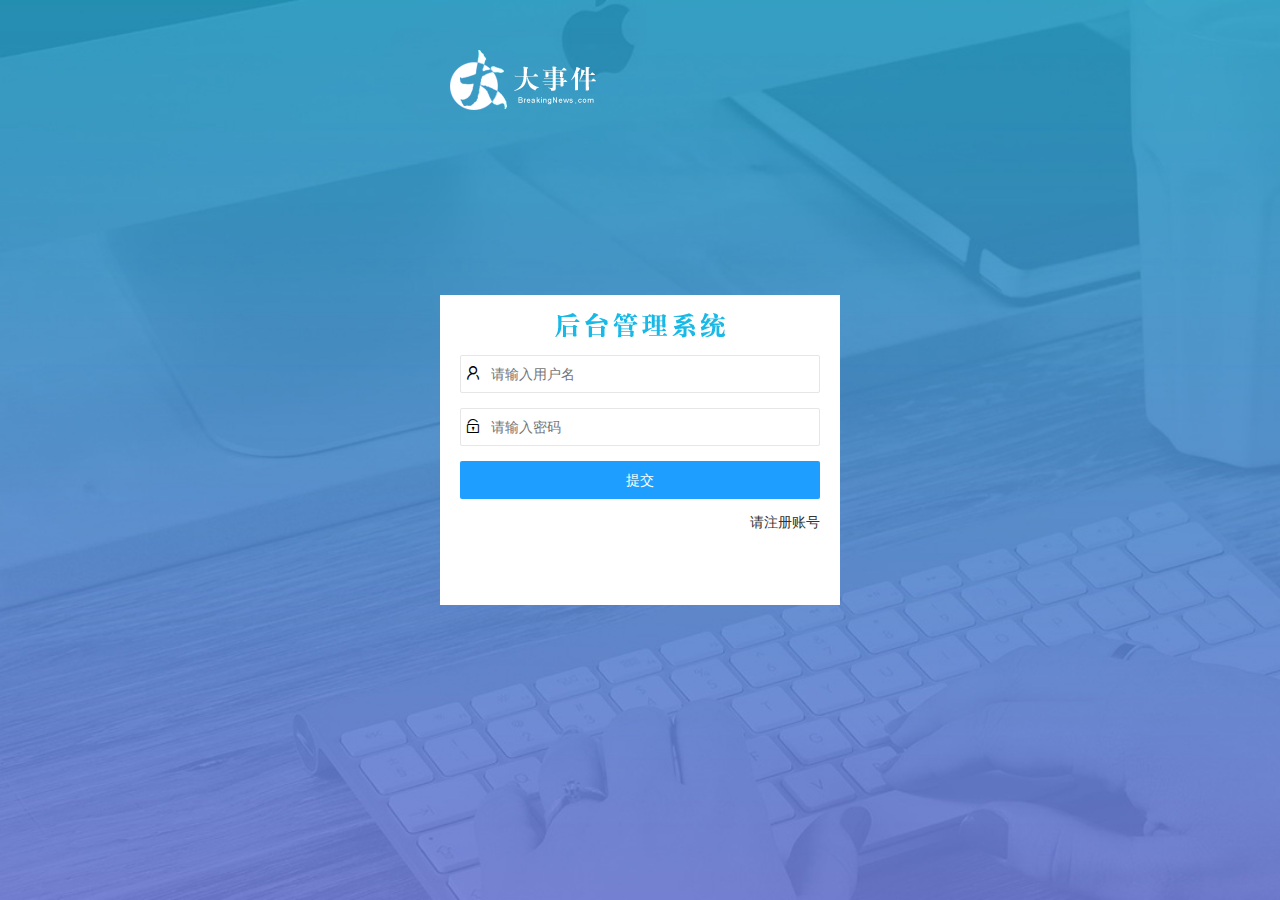
<file: index.html>
<!DOCTYPE html>
<html lang="en">

<head>
    <meta charset="UTF-8">
    <meta name="viewport" content="width=device-width, initial-scale=1.0">
    <title>Document</title>
    <link rel="stylesheet" href="assets/lib/layui/css/layui.css">
    <link rel="stylesheet" href="assets/lib/nprogress/nprogress.css">
    <link rel="stylesheet" href="assets/css/index.css">
    <link rel="stylesheet" href="assets/fonts/iconfont.css">
    <script>
        var mytoken = sessionStorage.getItem('mytoken');
        if (!mytoken) { //如果token不合法,则返回登录页面.
            location.href = './login.html'
        }
    </script>
</head>

<body class="layui-layout-body">
    <div class="layui-layout layui-layout-admin">
        <div class="layui-header">
            <div class="layui-logo">
                <img src="./assets/images/logo.png">
            </div>
            <!-- 头部区域（可配合layui已有的水平导航） -->
            <ul class="layui-nav layui-layout-right">
                <li class="layui-nav-item">
                    <a href="javascript:;" id="header-info">
                        <img src="http://t.cn/RCzsdCq" class="layui-nav-img">
                        <span>贤心</span>
                    </a>
                    <dl class="layui-nav-child">
                        <dd><a href="">基本资料</a></dd>
                        <dd><a href="">更换头像</a></dd>
                        <dd><a href="">重置密码</a></dd>
                    </dl>
                </li>
                <li class="layui-nav-item"><a href="javascript:;" id="logout-btn"><i class="layui-icon layui-icon-logout"></i>退出</a></li>
            </ul>
        </div>

        <div class="layui-side layui-bg-black">
            <div class="layui-side-scroll">
                <!-- 左侧导航区域（可配合layui已有的垂直导航） -->
                <div class="user-info" id="nav-info">
                    <div class="avatar">
                        U
                    </div>
                    <div class="welcome">欢迎lisi</div>
                </div>
                <ul class="layui-nav layui-nav-tree" lay-filter="test" lay-shrink='all'>
                    <li class="layui-nav-item layui-this"><a href="./home/dashboard.html" target="rightArea">
                            <i class="layui-icon layui-icon-home"></i>首页</a></li>
                    <li class="layui-nav-item layui-nav-itemed">
                        <a class="" href="javascript:;"><i class="layui-icon layui-icon-app"></i>文章管理</a>
                        <dl class="layui-nav-child">
                            <dd><a target="rightArea" href="./article/article-fenlei.html"><i class="layui-icon layui-icon-app"></i>文章分类</a></dd>
                            <dd><a target="rightArea" href="./article/article-list.html"><i class="layui-icon layui-icon-app"></i>文章列表</a></dd>
                            <dd><a href="javascript:;"><i class="layui-icon layui-icon-app"></i>发表文章</a></dd>
                        </dl>
                    </li>
                    <li class="layui-nav-item">
                        <a href="javascript:;"><i class="iconfont icon-16"></i>个人中心</a>
                        <dl class="layui-nav-child">
                            <dd><a href="my-info/info-basic.html" target="rightArea"><i class="layui-icon layui-icon-app"></i>基本资料</a></dd>
                            <dd><a href="my-info/info-avatar.html" target="rightArea"><i class="layui-icon layui-icon-app"></i>更换头像</a></dd>
                            <dd><a href="./my-info/info-repwd.html" target="rightArea"><i class="layui-icon layui-icon-app"></i>重置密码</a></dd>
                        </dl>
                    </li>

                </ul>
            </div>
        </div>

        <div class="layui-body">
            <!-- 内容主体区域 -->
            <iframe src="./home/dashboard.html" frameborder="0" scrolling='yes' name="rightArea"></iframe>
        </div>

        <div class="layui-footer">
            <!-- 底部固定区域 -->
            © www.baidu.com - 百度
        </div>
    </div>

</body>
<script src="assets/lib/layui/layui.all.js"></script>
<script src="assets/lib/jquery.js"></script>
<script src="assets/lib/nprogress/nprogress.js"></script>
<script src="assets/js/common.js"></script>
<script src="assets/js/index.js"></script>

</html>
</file>
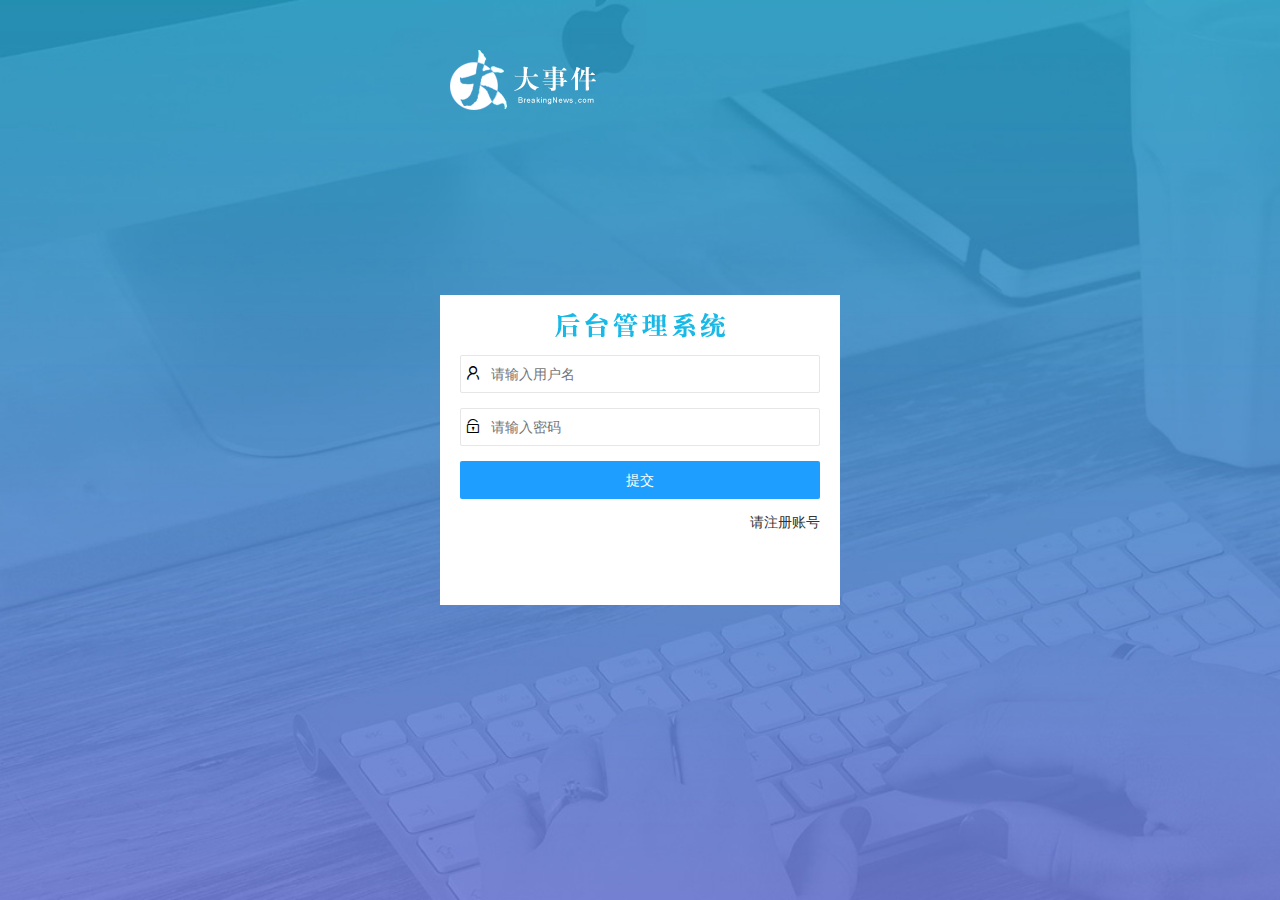
<file: login.html>
<!DOCTYPE html>
<html lang="en">

<head>
    <meta charset="UTF-8">
    <meta name="viewport" content="width=device-width, initial-scale=1.0">
    <title>Document</title>
    <link rel="stylesheet" href='assets/css/login.css'>
    <link rel="stylesheet" href="assets/lib/layui/css/layui.css">
</head>

<body>
    <img src="assets/images/logo.png" alt="">
    <div class="container">
        <div class="title"></div>
        <form id="login-form" class="layui-form" >
            <div class="layui-form-item">
                <i class="layui-icon layui-icon-username"></i>
                <input type="text" name="username"  lay-verify="required|uname" placeholder="请输入用户名" autocomplete="off" class="layui-input"/>
            </div>

            <div class="layui-form-item">
                <i class="layui-icon layui-icon-password"></i>
                <input type="password" name="password" lay-verify="required|pwd" placeholder="请输入密码" autocomplete="off" class="layui-input"/>
            </div>

            <button  class="layui-btn layui-btn-normal layui-btn-fluid" lay-submit>提交</button>

            <div class="link">
                <a href="javascript:;" id="logbut">请注册账号</a>
            </div>
        </form>


        <form id="reg-form" class="layui-form">
            <div class="layui-form-item">
                <i class="layui-icon layui-icon-username"></i>
                <input type="text" name="username"  lay-verify="required|uname" placeholder="请输入用户名"
                    autocomplete="off" class="layui-input" />
            </div>

            <div class="layui-form-item">
                <i class="layui-icon layui-icon-password"></i>
                <input type="password" name="password"  lay-verify="required|pwd" placeholder="请输入密码"
                    autocomplete="off" class="layui-input" />
            </div>

            <div class="layui-form-item">
                <i class="layui-icon layui-icon-password"></i>
                <input type="password"  lay-verify="required|pwd" placeholder="请确认密码"
                    autocomplete="off" class="layui-input" />
            </div>

            <button class="layui-btn layui-btn-normal layui-btn-fluid" lay-submit>提交</button>

            <div class="link">
                <a href="javascript:;" id="regbut">去登录</a>
            </div>
        </form>

    </div>
</body>
<script src="assets/lib/layui/layui.all.js"></script>
<script src="assets/lib/jquery.js"></script>
<script src="assets/js/common.js"></script>
<script src="assets/js/login.js"></script>

</html>
</file>
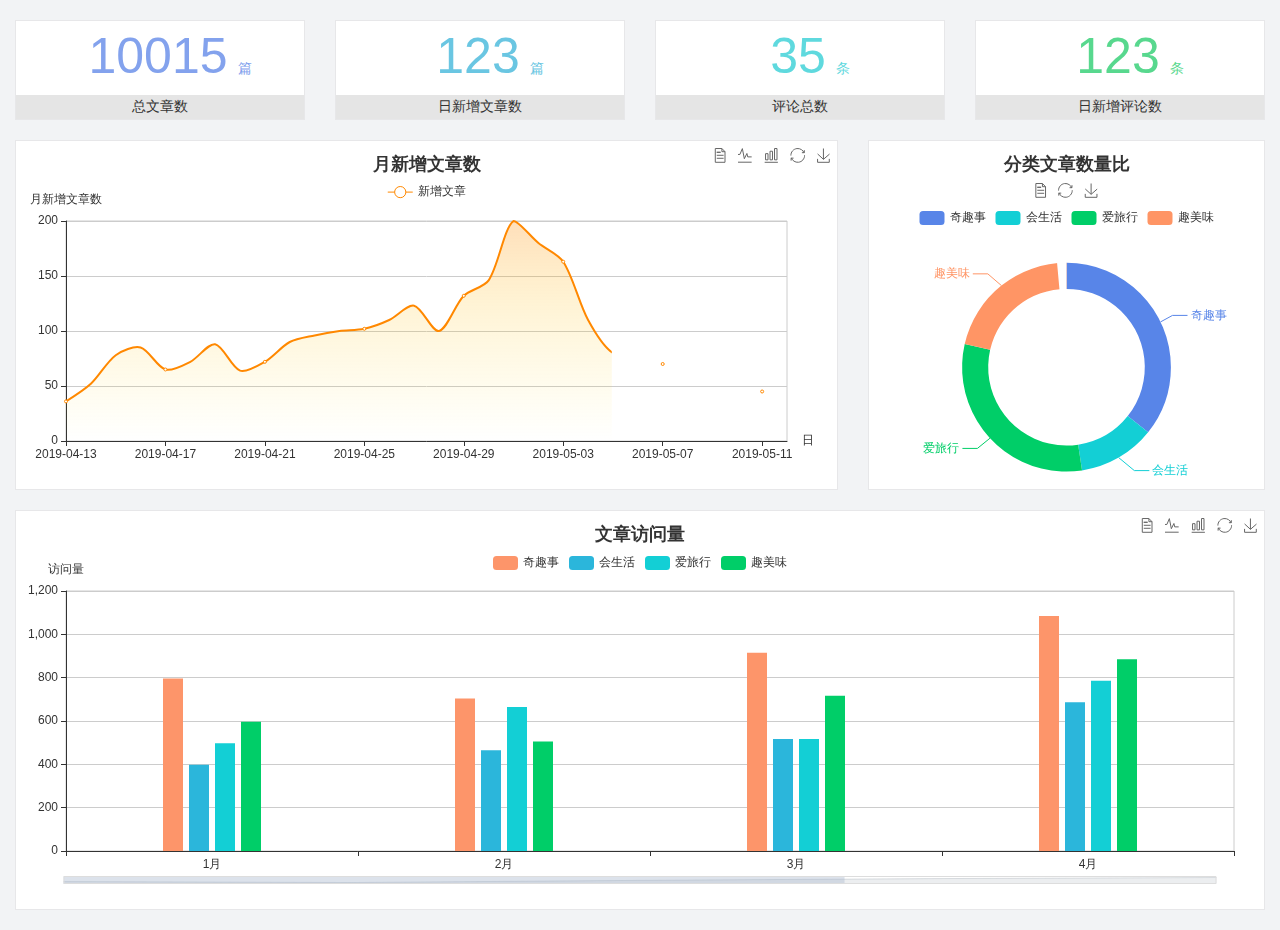
<file: home/dashboard.html>
<!DOCTYPE html>
<html lang="en">

<head>
  <meta charset="UTF-8">
  <meta name="viewport" content="width=device-width, initial-scale=1.0">
  <meta http-equiv="X-UA-Compatible" content="ie=edge">
  <title>图表统计</title>
  <link rel="stylesheet" href="../assets/lib/bootstrap.css" />
  <link rel="stylesheet" href="../assets/lib/main.css" />
  <script src="../assets/lib/jquery.js"></script>
  <script type="text/javascript" src="../assets/lib/echarts.min.js"></script>
</head>

<body>
  <div class="container-fluid">
    <div class="row spannel_list">
      <div class="col-sm-3 col-xs-6">
        <div class="spannel">
          <em>10015</em><span>篇</span>
          <b>总文章数</b>
        </div>
      </div>
      <div class="col-sm-3 col-xs-6">
        <div class="spannel scolor01">
          <em>123</em><span>篇</span>
          <b>日新增文章数</b>
        </div>
      </div>
      <div class="col-sm-3 col-xs-6">
        <div class="spannel scolor02">
          <em>35</em><span>条</span>
          <b>评论总数</b>
        </div>
      </div>
      <div class="col-sm-3 col-xs-6">
        <div class="spannel scolor03">
          <em>123</em><span>条</span>
          <b>日新增评论数</b>
        </div>
      </div>
    </div>
  </div>

  <div class="container-fluid">
    <div class="row curve-pie">
      <div class="col-lg-8 col-md-8">
        <div class="gragh_pannel" id="curve_show"></div>
      </div>
      <div class="col-lg-4 col-md-4">
        <div class="gragh_pannel" id="pie_show"></div>
      </div>
    </div>
  </div>

  <div class="container-fluid">
    <div class="column_pannel" id="column_show"></div>
  </div>

  <script>
    var oChart = echarts.init(document.getElementById('curve_show'));
    var aList_all = [
      { 'count': 36, 'date': '2019-04-13' },
      { 'count': 52, 'date': '2019-04-14' },
      { 'count': 78, 'date': '2019-04-15' },
      { 'count': 85, 'date': '2019-04-16' },
      { 'count': 65, 'date': '2019-04-17' },
      { 'count': 72, 'date': '2019-04-18' },
      { 'count': 88, 'date': '2019-04-19' },
      { 'count': 64, 'date': '2019-04-20' },
      { 'count': 72, 'date': '2019-04-21' },
      { 'count': 90, 'date': '2019-04-22' },
      { 'count': 96, 'date': '2019-04-23' },
      { 'count': 100, 'date': '2019-04-24' },
      { 'count': 102, 'date': '2019-04-25' },
      { 'count': 110, 'date': '2019-04-26' },
      { 'count': 123, 'date': '2019-04-27' },
      { 'count': 100, 'date': '2019-04-28' },
      { 'count': 132, 'date': '2019-04-29' },
      { 'count': 146, 'date': '2019-04-30' },
      { 'count': 200, 'date': '2019-05-01' },
      { 'count': 180, 'date': '2019-05-02' },
      { 'count': 163, 'date': '2019-05-03' },
      { 'count': 110, 'date': '2019-05-04' },
      { 'count': 80, 'date': '2019-05-05' },
      { 'count': 82, 'date': '2019-05-06' },
      { 'count': 70, 'date': '2019-05-07' },
      { 'count': 65, 'date': '2019-05-08' },
      { 'count': 54, 'date': '2019-05-09' },
      { 'count': 40, 'date': '2019-05-10' },
      { 'count': 45, 'date': '2019-05-11' },
      { 'count': 38, 'date': '2019-05-12' },
    ];

    let aCount = [];
    let aDate = [];

    for (var i = 0; i < aList_all.length; i++) {
      aCount.push(aList_all[i].count);
      aDate.push(aList_all[i].date);
    }

    var chartopt = {
      title: {
        text: '月新增文章数',
        left: 'center',
        top: '10'
      },
      tooltip: {
        trigger: 'axis'
      },
      legend: {
        data: ['新增文章'],
        top: '40'
      },
      toolbox: {
        show: true,
        feature: {
          mark: { show: true },
          dataView: { show: true, readOnly: false },
          magicType: { show: true, type: ['line', 'bar'] },
          restore: { show: true },
          saveAsImage: { show: true }
        }
      },
      calculable: true,
      xAxis: [
        {
          name: '日',
          type: 'category',
          boundaryGap: false,
          data: aDate
        }
      ],
      yAxis: [
        {
          name: '月新增文章数',
          type: 'value'
        }
      ],
      series: [
        {
          name: '新增文章',
          type: 'line',
          smooth: true,
          itemStyle: { 
            normal: { 
              areaStyle: { type: 'default' }, 
              color: '#f80' 
            }, 
            lineStyle: { color: '#f80' } 
          },
          data: aCount
        }],
      areaStyle: {
        normal: {
          color: new echarts.graphic.LinearGradient(0, 0, 0, 1, [{
            offset: 0,
            color: 'rgba(255,136,0,0.39)'
          }, {
            offset: .34,
            color: 'rgba(255,180,0,0.25)'
          }, {
            offset: 1,
            color: 'rgba(255,222,0,0.00)'
          }])

        }
      },
      grid: {
        show: true,
        x: 50,
        x2: 50,
        y: 80,
        height: 220
      }
    };

    oChart.setOption(chartopt);


    var oPie = echarts.init(document.getElementById('pie_show'));
    var oPieopt =
    {
      title: {
        top: 10,
        text: '分类文章数量比',
        x: 'center'
      },
      tooltip: {
        trigger: 'item',
        formatter: "{a} <br/>{b} : {c} ({d}%)"
      },
      color: ['#5885e8', '#13cfd5', '#00ce68', '#ff9565'],
      legend: {
        x: 'center',
        top: 65,
        data: ['奇趣事', '会生活', '爱旅行', '趣美味']
      },
      toolbox: {
        show: true,
        x: 'center',
        top: 35,
        feature: {
          mark: { show: true },
          dataView: { show: true, readOnly: false },
          magicType: {
            show: true,
            type: ['pie', 'funnel'],
            option: {
              funnel: {
                x: '25%',
                width: '50%',
                funnelAlign: 'left',
                max: 1548
              }
            }
          },
          restore: { show: true },
          saveAsImage: { show: true }
        }
      },
      calculable: true,
      series: [
        {
          name: '访问来源',
          type: 'pie',
          radius: ['45%', '60%'],
          center: ['50%', '65%'],
          data: [
            { value: 300, name: '奇趣事' },
            { value: 100, name: '会生活' },
            { value: 260, name: '爱旅行' },
            { value: 180, name: '趣美味' }
          ]
        }
      ]
    };
    oPie.setOption(oPieopt);



    var oColumn = this.echarts.init(document.getElementById('column_show'));
    var oColumnopt =
    {
      title: {
        text: '文章访问量',
        left: 'center',
        top: '10'
      },
      tooltip: {
        trigger: 'axis'
      },
      legend: {
        data: ['奇趣事', '会生活', '爱旅行', '趣美味'],
        top: '40'
      },
      toolbox: {
        show: true,
        feature: {
          mark: { show: true },
          dataView: { show: true, readOnly: false },
          magicType: { show: true, type: ['line', 'bar'] },
          restore: { show: true },
          saveAsImage: { show: true }
        }
      },
      calculable: true,
      xAxis: [
        {
          type: 'category',
          data: ['1月', '2月', '3月', '4月', '5月']
        }
      ],
      yAxis: [
        {
          name: '访问量',
          type: 'value'
        }
      ],
      series: [
        {
          name: '奇趣事',
          type: 'bar',
          barWidth: 20,
          itemStyle: {
            normal: { areaStyle: { type: 'default' }, color: '#fd956a' }
          },
          data: [800, 708, 920, 1090, 1200]
        },
        {
          name: '会生活',
          type: 'bar',
          barWidth: 20,
          itemStyle: {
            normal: { areaStyle: { type: 'default' }, color: '#2bb6db' }
          },
          data: [400, 468, 520, 690, 800]
        },
        {
          name: '爱旅行',
          type: 'bar',
          barWidth: 20,
          itemStyle: {
            normal: { areaStyle: { type: 'default' }, color: '#13cfd5' }
          },
          data: [500, 668, 520, 790, 900]
        },
        {
          name: '趣美味',
          type: 'bar',
          barWidth: 20,
          itemStyle: {
            normal: { areaStyle: { type: 'default' }, color: '#00ce68' }
          },
          data: [600, 508, 720, 890, 1000]
        }
      ],
      grid: {
        show: true,
        x: 50,
        x2: 30,
        y: 80,
        height: 260
      },
      dataZoom: [//给x轴设置滚动条
        {
          start: 0,//默认为0
          end: 100 - 1000 / 31,//默认为100
          type: 'slider',
          show: true,
          xAxisIndex: [0],
          handleSize: 0,//滑动条的 左右2个滑动条的大小
          height: 8,//组件高度
          left: 45, //左边的距离
          right: 50,//右边的距离
          bottom: 26,//右边的距离
          handleColor: '#ddd',//h滑动图标的颜色
          handleStyle: {
            borderColor: "#cacaca",
            borderWidth: "1",
            shadowBlur: 2,
            background: "#ddd",
            shadowColor: "#ddd",
          }
        }]
    };
    oColumn.setOption(oColumnopt);
  </script>
</body>

</html>
</file>
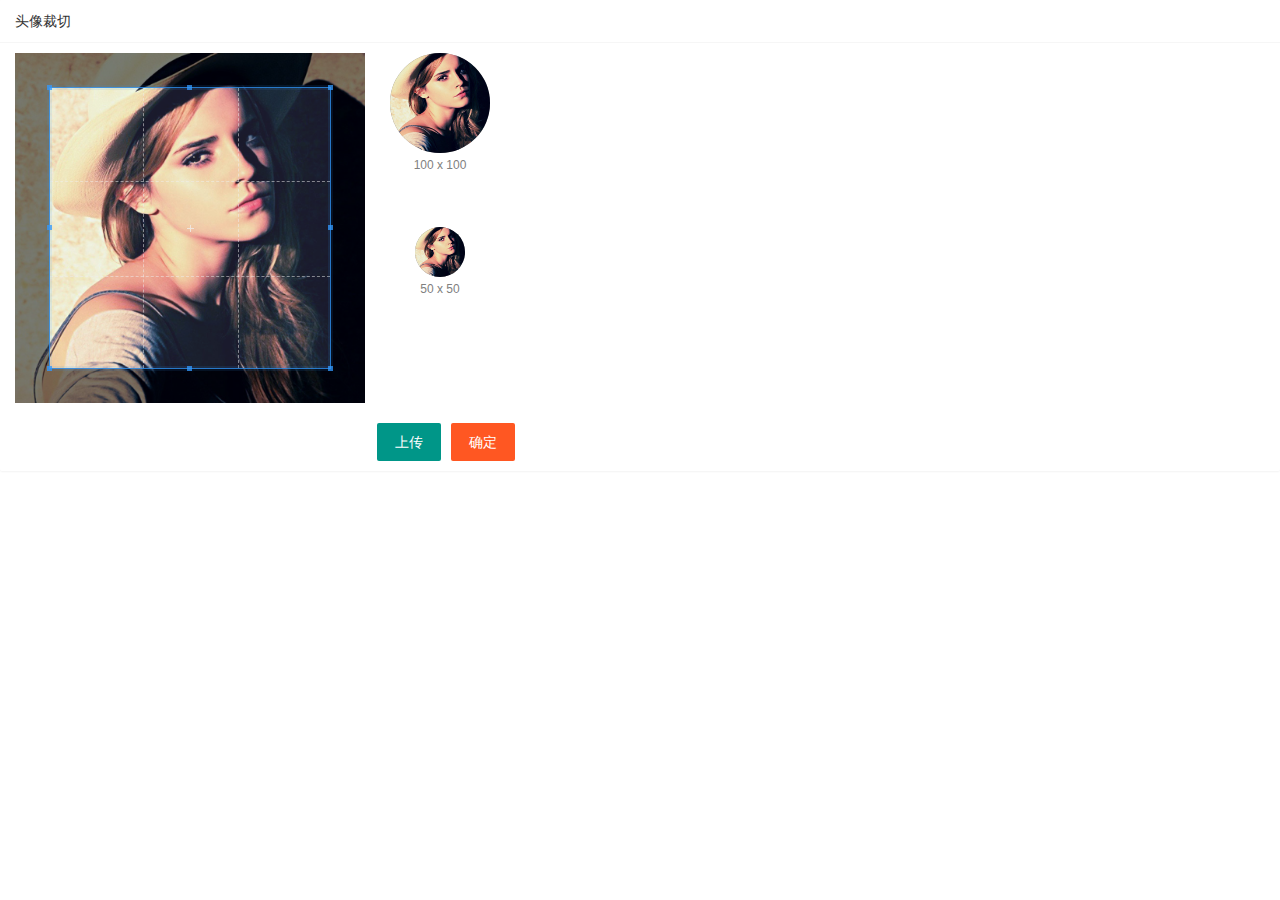
<file: my-info/info-avatar.html>
<!DOCTYPE html>
<html lang="en">
<head>
    <meta charset="UTF-8">
    <meta name="viewport" content="width=device-width, initial-scale=1.0">
    <title>Document</title>
    <link rel="stylesheet" href="../assets/lib/layui/css/layui.css">
    <link rel="stylesheet" href="../assets/css/info-avatar.css">
    <link rel="stylesheet" href="../assets/lib/cropper/cropper.css">
</head>
<body>
    <div class="layui-card">
        <div class="layui-card-header">头像裁切</div>
        <div class="layui-card-body">
            <!-- 第一行的图片裁剪和预览区域 -->
            <div class="row1">
                <!-- 图片裁剪区域 -->
                <div class="cropper-box">
                    <!-- 这个 img 标签很重要，将来会把它初始化为裁剪区域 -->
                    <img id="image" src="../assets/images/sample.jpg" />
                </div>
                <!-- 图片的预览区域 -->
                <div class="preview-box">
                    <div>
                        <!-- 宽高为 100px 的预览区域 -->
                        <div class="img-preview w100"></div>
                        <p class="size">100 x 100</p>
                    </div>
                    <div>
                        <!-- 宽高为 50px 的预览区域 -->
                        <div class="img-preview w50"></div>
                        <p class="size">50 x 50</p>
                    </div>
                </div>
            </div>

            <!-- 第二行的按钮区域 -->
            <div class="row2">
                <input type="file" name="myfile" id="myfile" style="display: none;">
                <button type="button" class="layui-btn" id="select-img">上传</button>
                <button type="button" class="layui-btn layui-btn-danger" id="confirm-btn">确定</button>
            </div>
        </div>
    </div>
</body>
<script src="../assets/lib/layui/layui.all.js"></script>
<script src="../assets/lib/jquery.js"></script>
<script src="../assets/lib/cropper/Cropper.js"></script>
<script src="../assets/lib/cropper/jquery-cropper.js"></script>
<script src="../assets/js/common.js"></script>
<script src="../assets/js/info-avatar.js"></script>
</html>
</file>
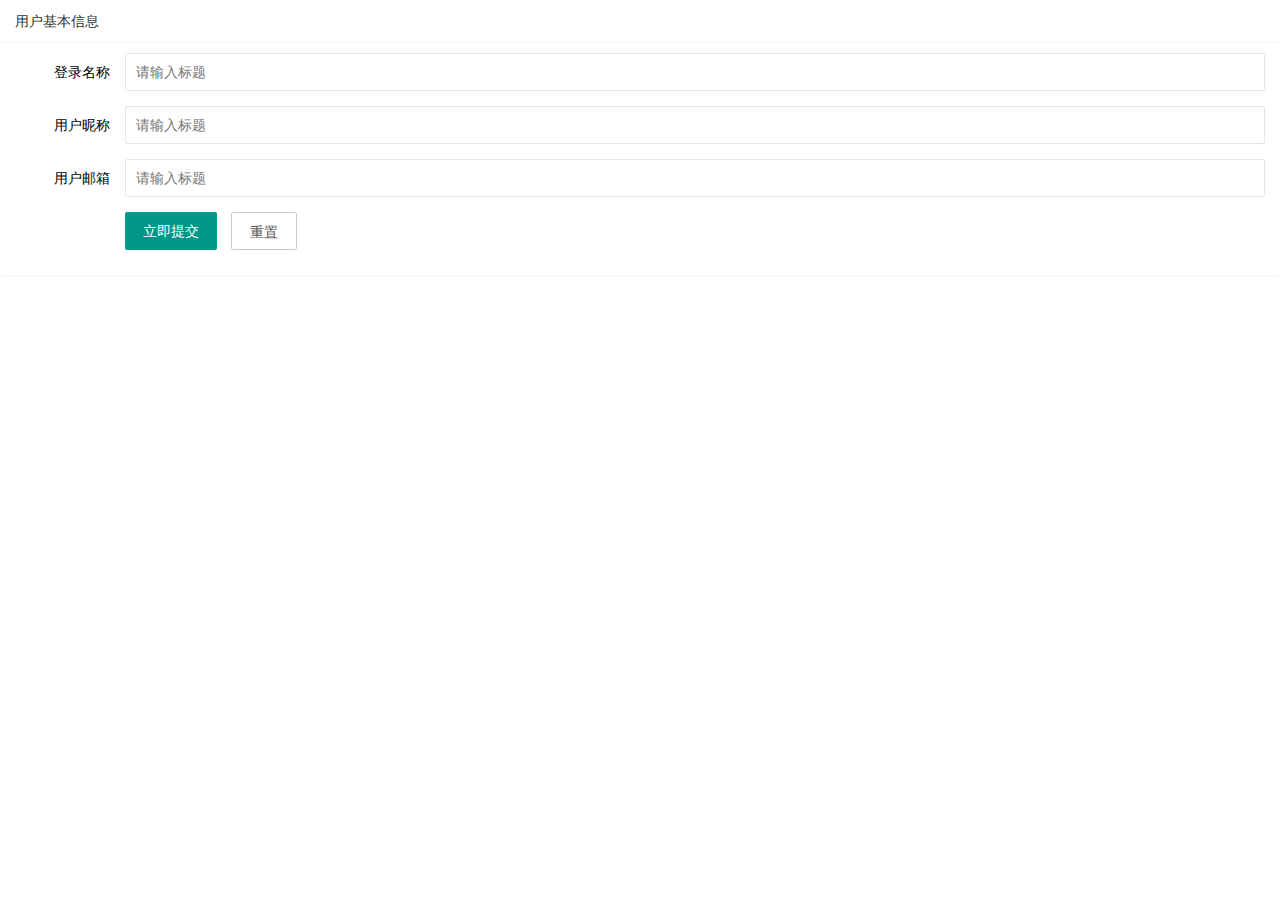
<file: my-info/info-basic.html>
<!DOCTYPE html>
<html lang="en">

<head>
    <meta charset="UTF-8">
    <meta name="viewport" content="width=device-width, initial-scale=1.0">
    <title>Document</title>
    <link rel="stylesheet" href="../assets/lib/layui/css/layui.css">
</head>

<body>
    <div class="layui-card">
        <div class="layui-card-header">用户基本信息</div>
        <div class="layui-card-body">
            <form class="layui-form" action="" lay-filter='infobasic'>
                <input type="hidden" name="id">
                <div class="layui-form-item">
                    <label class="layui-form-label">登录名称</label>
                    <div class="layui-input-block">
                        <input type="text" disabled name="username" id="username" required lay-verify="required" placeholder="请输入标题"
                            autocomplete="off" class="layui-input">
                    </div>
                </div>
                <div class="layui-form-item">
                    <label class="layui-form-label">用户昵称</label>
                    <div class="layui-input-block">
                        <input type="text" name="nickname" required lay-verify="required" placeholder="请输入标题"
                            autocomplete="off" class="layui-input">
                    </div>
                </div>
                <div class="layui-form-item">
                    <label class="layui-form-label">用户邮箱</label>
                    <div class="layui-input-block">
                        <input type="text" name="email" required lay-verify="required" placeholder="请输入标题"
                            autocomplete="off" class="layui-input">
                    </div>
                </div>
                <div class="layui-form-item">
                    <div class="layui-input-block">
                        <button class="layui-btn" lay-submit lay-filter="formDemo">立即提交</button>
                        <button type="reset" id="resetbtn" class="layui-btn layui-btn-primary">重置</button>
                    </div>
                </div>
            </form>
        </div>
    </div>
</body>
<script src="../assets/lib/layui/layui.all.js"></script>
<script src="../assets/lib/jquery.js"></script>
<script src="../assets/js/common.js"></script>
<script src="../assets/js/info-basic.js"></script>

</html>
</file>
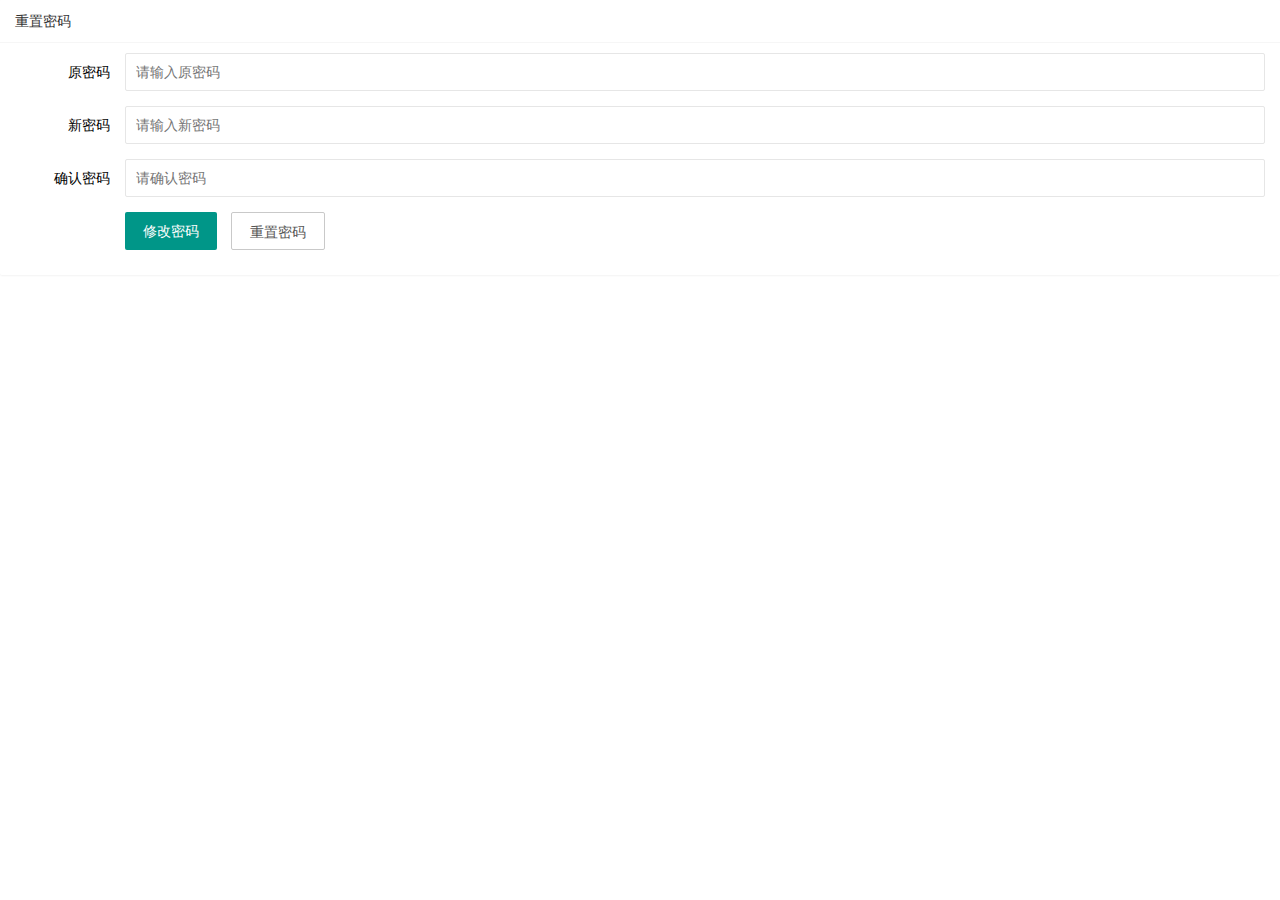
<file: my-info/info-repwd.html>
<!DOCTYPE html>
<html lang="en">
<head>
    <meta charset="UTF-8">
    <meta name="viewport" content="width=device-width, initial-scale=1.0">
    <title>Document</title>
    <link rel="stylesheet" href="../assets/lib/layui/css/layui.css">
</head>
<body>
    <div class="layui-card">
        <div class="layui-card-header">重置密码</div>
        <div class="layui-card-body">
            <form class="layui-form" action="">
                <div class="layui-form-item">
                    <label class="layui-form-label">原密码</label>
                    <div class="layui-input-block">
                        <input type="password" name="oldPwd" required lay-verify="required" placeholder="请输入原密码"
                            autocomplete="off" class="layui-input">
                    </div>
                </div>

                <div class="layui-form-item">
                    <label class="layui-form-label">新密码</label>
                    <div class="layui-input-block">
                        <input type="password" name="newPwd" required lay-verify="required|diff" placeholder="请输入新密码"
                            autocomplete="off" class="layui-input">
                    </div>
                </div>

                <div class="layui-form-item">
                    <label class="layui-form-label">确认密码</label>
                    <div class="layui-input-block">
                        <input type="password"  required lay-verify="required|repwd" placeholder="请确认密码"
                            autocomplete="off" class="layui-input">
                    </div>
                </div>

                <div class="layui-form-item">
                    <div class="layui-input-block">
                        <button class="layui-btn" lay-submit lay-filter="formDemo">修改密码</button>
                        <button type="reset" class="layui-btn layui-btn-primary">重置密码</button>
                    </div>
                </div>
            </form>
        </div>
    </div>
</body>
<script src="../assets/lib/layui/layui.all.js"></script>
<script src="../assets/lib/jquery.js"></script>
<script src="../assets/js/common.js"></script>
<script src="../assets/js/info-repwd.js"></script>
</html>
</file>
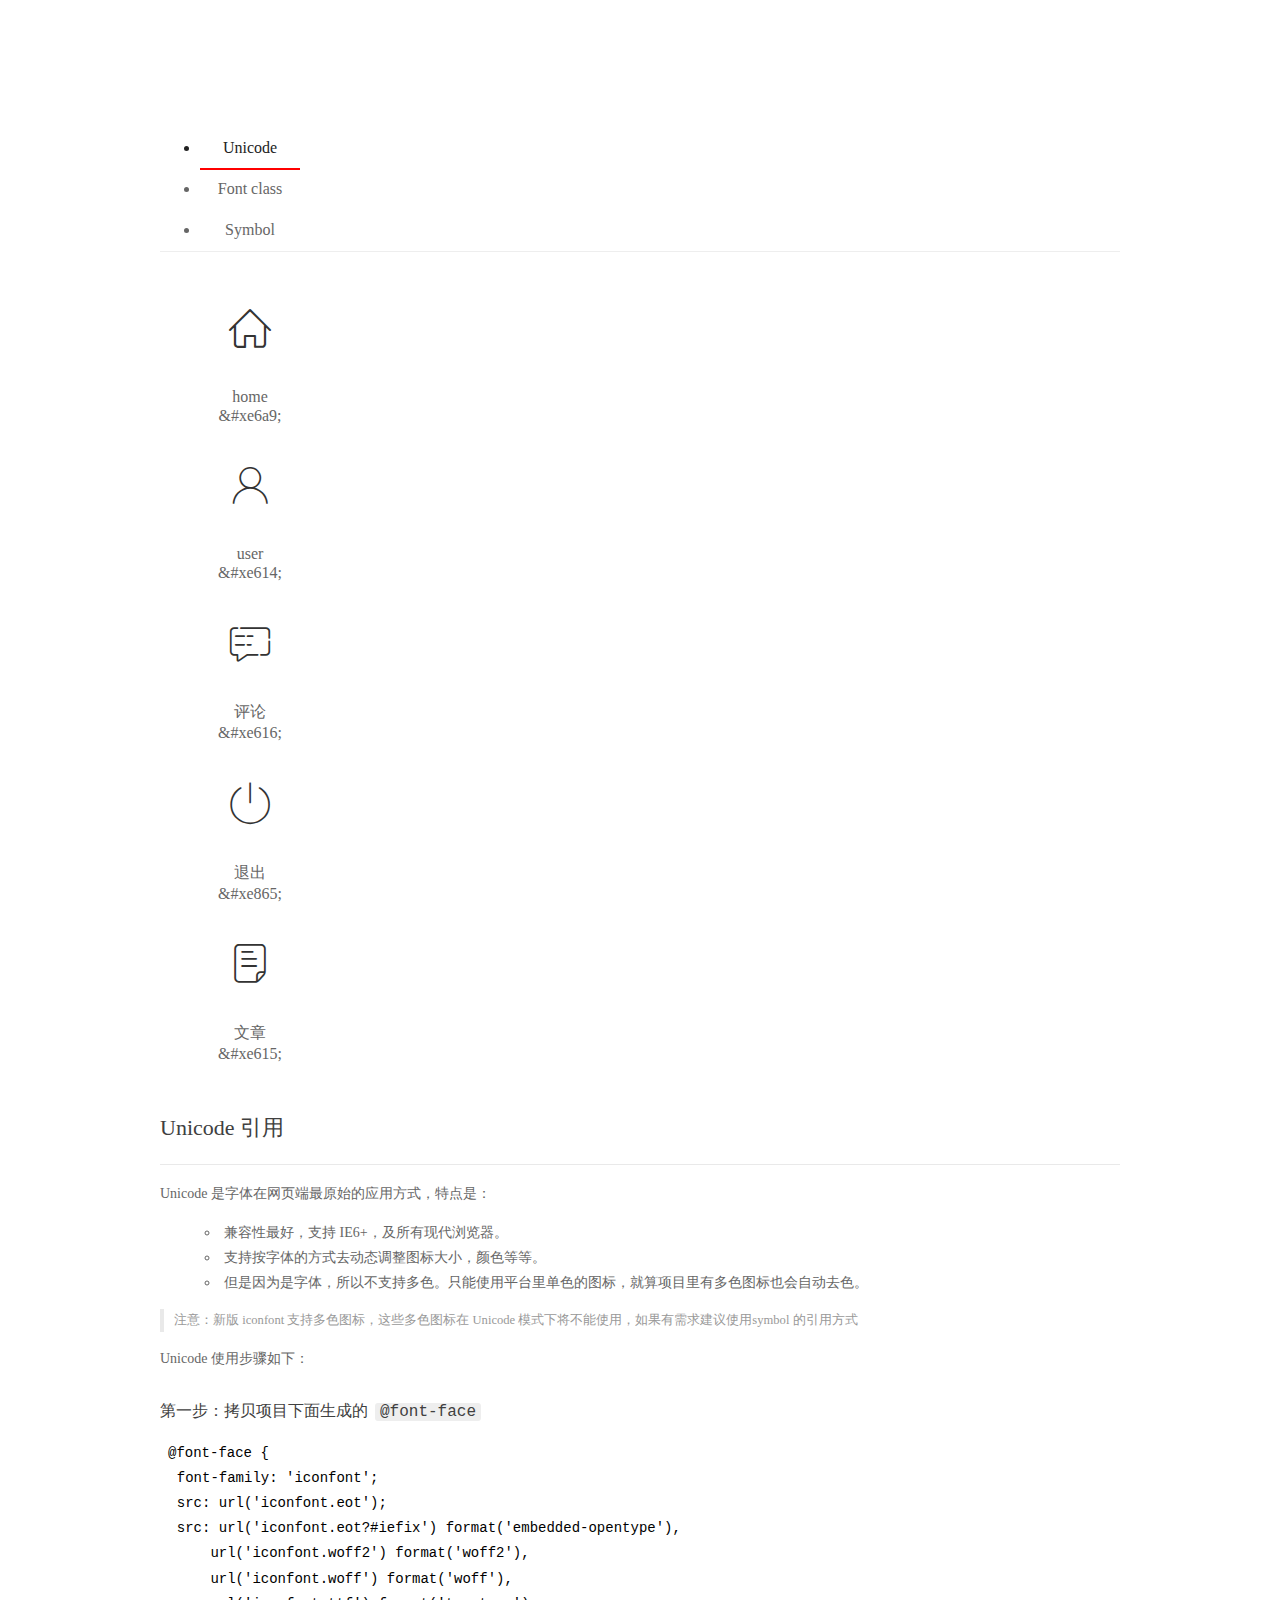
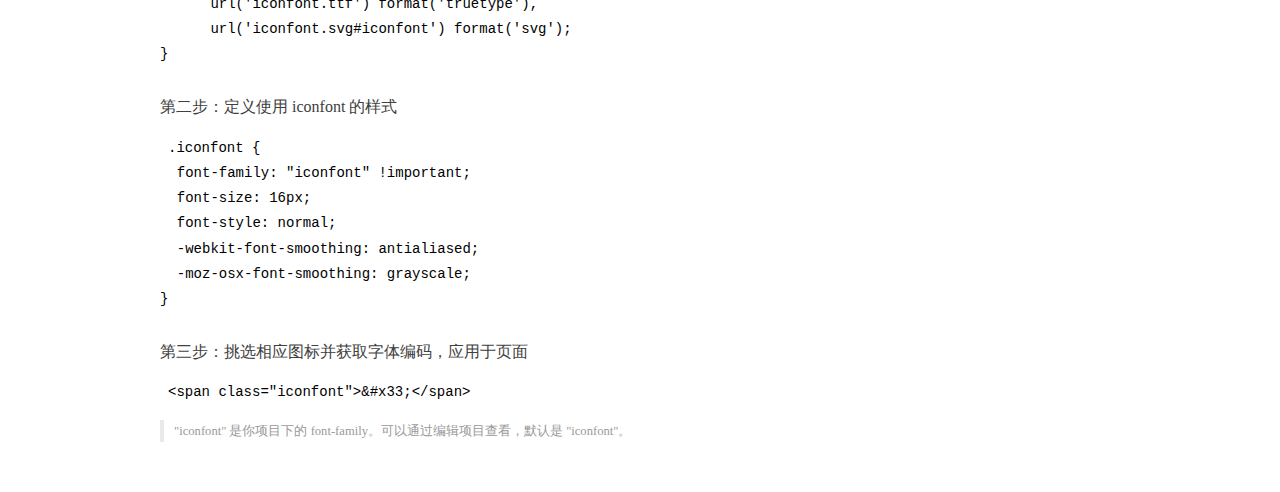
<file: assets/fonts/demo_index.html>
<!DOCTYPE html>
<html>
<head>
  <meta charset="utf-8"/>
  <title>IconFont Demo</title>
  <link rel="shortcut icon" href="https://gtms04.alicdn.com/tps/i4/TB1_oz6GVXXXXaFXpXXJDFnIXXX-64-64.ico" type="image/x-icon"/>
  <link rel="stylesheet" href="https://g.alicdn.com/thx/cube/1.3.2/cube.min.css">
  <link rel="stylesheet" href="demo.css">
  <link rel="stylesheet" href="iconfont.css">
  <script src="iconfont.js"></script>
  <!-- jQuery -->
  <script src="https://a1.alicdn.com/oss/uploads/2018/12/26/7bfddb60-08e8-11e9-9b04-53e73bb6408b.js"></script>
  <!-- 代码高亮 -->
  <script src="https://a1.alicdn.com/oss/uploads/2018/12/26/a3f714d0-08e6-11e9-8a15-ebf944d7534c.js"></script>
</head>
<body>
  <div class="main">
    <h1 class="logo"><a href="https://www.iconfont.cn/" title="iconfont 首页" target="_blank">&#xe86b;</a></h1>
    <div class="nav-tabs">
      <ul id="tabs" class="dib-box">
        <li class="dib active"><span>Unicode</span></li>
        <li class="dib"><span>Font class</span></li>
        <li class="dib"><span>Symbol</span></li>
      </ul>
      
    </div>
    <div class="tab-container">
      <div class="content unicode" style="display: block;">
          <ul class="icon_lists dib-box">
          
            <li class="dib">
              <span class="icon iconfont">&#xe6a9;</span>
                <div class="name">home</div>
                <div class="code-name">&amp;#xe6a9;</div>
              </li>
          
            <li class="dib">
              <span class="icon iconfont">&#xe614;</span>
                <div class="name">user</div>
                <div class="code-name">&amp;#xe614;</div>
              </li>
          
            <li class="dib">
              <span class="icon iconfont">&#xe616;</span>
                <div class="name">评论</div>
                <div class="code-name">&amp;#xe616;</div>
              </li>
          
            <li class="dib">
              <span class="icon iconfont">&#xe865;</span>
                <div class="name">退出</div>
                <div class="code-name">&amp;#xe865;</div>
              </li>
          
            <li class="dib">
              <span class="icon iconfont">&#xe615;</span>
                <div class="name">文章</div>
                <div class="code-name">&amp;#xe615;</div>
              </li>
          
          </ul>
          <div class="article markdown">
          <h2 id="unicode-">Unicode 引用</h2>
          <hr>

          <p>Unicode 是字体在网页端最原始的应用方式，特点是：</p>
          <ul>
            <li>兼容性最好，支持 IE6+，及所有现代浏览器。</li>
            <li>支持按字体的方式去动态调整图标大小，颜色等等。</li>
            <li>但是因为是字体，所以不支持多色。只能使用平台里单色的图标，就算项目里有多色图标也会自动去色。</li>
          </ul>
          <blockquote>
            <p>注意：新版 iconfont 支持多色图标，这些多色图标在 Unicode 模式下将不能使用，如果有需求建议使用symbol 的引用方式</p>
          </blockquote>
          <p>Unicode 使用步骤如下：</p>
          <h3 id="-font-face">第一步：拷贝项目下面生成的 <code>@font-face</code></h3>
<pre><code class="language-css"
>@font-face {
  font-family: 'iconfont';
  src: url('iconfont.eot');
  src: url('iconfont.eot?#iefix') format('embedded-opentype'),
      url('iconfont.woff2') format('woff2'),
      url('iconfont.woff') format('woff'),
      url('iconfont.ttf') format('truetype'),
      url('iconfont.svg#iconfont') format('svg');
}
</code></pre>
          <h3 id="-iconfont-">第二步：定义使用 iconfont 的样式</h3>
<pre><code class="language-css"
>.iconfont {
  font-family: "iconfont" !important;
  font-size: 16px;
  font-style: normal;
  -webkit-font-smoothing: antialiased;
  -moz-osx-font-smoothing: grayscale;
}
</code></pre>
          <h3 id="-">第三步：挑选相应图标并获取字体编码，应用于页面</h3>
<pre>
<code class="language-html"
>&lt;span class="iconfont"&gt;&amp;#x33;&lt;/span&gt;
</code></pre>
          <blockquote>
            <p>"iconfont" 是你项目下的 font-family。可以通过编辑项目查看，默认是 "iconfont"。</p>
          </blockquote>
          </div>
      </div>
      <div class="content font-class">
        <ul class="icon_lists dib-box">
          
          <li class="dib">
            <span class="icon iconfont icon-home"></span>
            <div class="name">
              home
            </div>
            <div class="code-name">.icon-home
            </div>
          </li>
          
          <li class="dib">
            <span class="icon iconfont icon-user"></span>
            <div class="name">
              user
            </div>
            <div class="code-name">.icon-user
            </div>
          </li>
          
          <li class="dib">
            <span class="icon iconfont icon-pinglun"></span>
            <div class="name">
              评论
            </div>
            <div class="code-name">.icon-pinglun
            </div>
          </li>
          
          <li class="dib">
            <span class="icon iconfont icon-tuichu"></span>
            <div class="name">
              退出
            </div>
            <div class="code-name">.icon-tuichu
            </div>
          </li>
          
          <li class="dib">
            <span class="icon iconfont icon-16"></span>
            <div class="name">
              文章
            </div>
            <div class="code-name">.icon-16
            </div>
          </li>
          
        </ul>
        <div class="article markdown">
        <h2 id="font-class-">font-class 引用</h2>
        <hr>

        <p>font-class 是 Unicode 使用方式的一种变种，主要是解决 Unicode 书写不直观，语意不明确的问题。</p>
        <p>与 Unicode 使用方式相比，具有如下特点：</p>
        <ul>
          <li>兼容性良好，支持 IE8+，及所有现代浏览器。</li>
          <li>相比于 Unicode 语意明确，书写更直观。可以很容易分辨这个 icon 是什么。</li>
          <li>因为使用 class 来定义图标，所以当要替换图标时，只需要修改 class 里面的 Unicode 引用。</li>
          <li>不过因为本质上还是使用的字体，所以多色图标还是不支持的。</li>
        </ul>
        <p>使用步骤如下：</p>
        <h3 id="-fontclass-">第一步：引入项目下面生成的 fontclass 代码：</h3>
<pre><code class="language-html">&lt;link rel="stylesheet" href="./iconfont.css"&gt;
</code></pre>
        <h3 id="-">第二步：挑选相应图标并获取类名，应用于页面：</h3>
<pre><code class="language-html">&lt;span class="iconfont icon-xxx"&gt;&lt;/span&gt;
</code></pre>
        <blockquote>
          <p>"
            iconfont" 是你项目下的 font-family。可以通过编辑项目查看，默认是 "iconfont"。</p>
        </blockquote>
      </div>
      </div>
      <div class="content symbol">
          <ul class="icon_lists dib-box">
          
            <li class="dib">
                <svg class="icon svg-icon" aria-hidden="true">
                  <use xlink:href="#icon-home"></use>
                </svg>
                <div class="name">home</div>
                <div class="code-name">#icon-home</div>
            </li>
          
            <li class="dib">
                <svg class="icon svg-icon" aria-hidden="true">
                  <use xlink:href="#icon-user"></use>
                </svg>
                <div class="name">user</div>
                <div class="code-name">#icon-user</div>
            </li>
          
            <li class="dib">
                <svg class="icon svg-icon" aria-hidden="true">
                  <use xlink:href="#icon-pinglun"></use>
                </svg>
                <div class="name">评论</div>
                <div class="code-name">#icon-pinglun</div>
            </li>
          
            <li class="dib">
                <svg class="icon svg-icon" aria-hidden="true">
                  <use xlink:href="#icon-tuichu"></use>
                </svg>
                <div class="name">退出</div>
                <div class="code-name">#icon-tuichu</div>
            </li>
          
            <li class="dib">
                <svg class="icon svg-icon" aria-hidden="true">
                  <use xlink:href="#icon-16"></use>
                </svg>
                <div class="name">文章</div>
                <div class="code-name">#icon-16</div>
            </li>
          
          </ul>
          <div class="article markdown">
          <h2 id="symbol-">Symbol 引用</h2>
          <hr>

          <p>这是一种全新的使用方式，应该说这才是未来的主流，也是平台目前推荐的用法。相关介绍可以参考这篇<a href="">文章</a>
            这种用法其实是做了一个 SVG 的集合，与另外两种相比具有如下特点：</p>
          <ul>
            <li>支持多色图标了，不再受单色限制。</li>
            <li>通过一些技巧，支持像字体那样，通过 <code>font-size</code>, <code>color</code> 来调整样式。</li>
            <li>兼容性较差，支持 IE9+，及现代浏览器。</li>
            <li>浏览器渲染 SVG 的性能一般，还不如 png。</li>
          </ul>
          <p>使用步骤如下：</p>
          <h3 id="-symbol-">第一步：引入项目下面生成的 symbol 代码：</h3>
<pre><code class="language-html">&lt;script src="./iconfont.js"&gt;&lt;/script&gt;
</code></pre>
          <h3 id="-css-">第二步：加入通用 CSS 代码（引入一次就行）：</h3>
<pre><code class="language-html">&lt;style&gt;
.icon {
  width: 1em;
  height: 1em;
  vertical-align: -0.15em;
  fill: currentColor;
  overflow: hidden;
}
&lt;/style&gt;
</code></pre>
          <h3 id="-">第三步：挑选相应图标并获取类名，应用于页面：</h3>
<pre><code class="language-html">&lt;svg class="icon" aria-hidden="true"&gt;
  &lt;use xlink:href="#icon-xxx"&gt;&lt;/use&gt;
&lt;/svg&gt;
</code></pre>
          </div>
      </div>

    </div>
  </div>
  <script>
  $(document).ready(function () {
      $('.tab-container .content:first').show()

      $('#tabs li').click(function (e) {
        var tabContent = $('.tab-container .content')
        var index = $(this).index()

        if ($(this).hasClass('active')) {
          return
        } else {
          $('#tabs li').removeClass('active')
          $(this).addClass('active')

          tabContent.hide().eq(index).fadeIn()
        }
      })
    })
  </script>
</body>
</html>
</file>
<file: assets/lib/layui/css/layui.css>
/** layui-v2.5.6 MIT License By https://www.layui.com */
 .layui-inline,img{display:inline-block;vertical-align:middle}h1,h2,h3,h4,h5,h6{font-weight:400}.layui-edge,.layui-header,.layui-inline,.layui-main{position:relative}.layui-body,.layui-edge,.layui-elip{overflow:hidden}.layui-btn,.layui-edge,.layui-inline,img{vertical-align:middle}.layui-btn,.layui-disabled,.layui-icon,.layui-unselect{-moz-user-select:none;-webkit-user-select:none;-ms-user-select:none}.layui-elip,.layui-form-checkbox span,.layui-form-pane .layui-form-label{text-overflow:ellipsis;white-space:nowrap}.layui-breadcrumb,.layui-tree-btnGroup{visibility:hidden}blockquote,body,button,dd,div,dl,dt,form,h1,h2,h3,h4,h5,h6,input,li,ol,p,pre,td,textarea,th,ul{margin:0;padding:0;-webkit-tap-highlight-color:rgba(0,0,0,0)}a:active,a:hover{outline:0}img{border:none}li{list-style:none}table{border-collapse:collapse;border-spacing:0}h4,h5,h6{font-size:100%}button,input,optgroup,option,select,textarea{font-family:inherit;font-size:inherit;font-style:inherit;font-weight:inherit;outline:0}pre{white-space:pre-wrap;white-space:-moz-pre-wrap;white-space:-pre-wrap;white-space:-o-pre-wrap;word-wrap:break-word}body{line-height:24px;font:14px Helvetica Neue,Helvetica,PingFang SC,Tahoma,Arial,sans-serif}hr{height:1px;margin:10px 0;border:0;clear:both}a{color:#333;text-decoration:none}a:hover{color:#777}a cite{font-style:normal;*cursor:pointer}.layui-border-box,.layui-border-box *{box-sizing:border-box}.layui-box,.layui-box *{box-sizing:content-box}.layui-clear{clear:both;*zoom:1}.layui-clear:after{content:'\20';clear:both;*zoom:1;display:block;height:0}.layui-inline{*display:inline;*zoom:1}.layui-edge{display:inline-block;width:0;height:0;border-width:6px;border-style:dashed;border-color:transparent}.layui-edge-top{top:-4px;border-bottom-color:#999;border-bottom-style:solid}.layui-edge-right{border-left-color:#999;border-left-style:solid}.layui-edge-bottom{top:2px;border-top-color:#999;border-top-style:solid}.layui-edge-left{border-right-color:#999;border-right-style:solid}.layui-disabled,.layui-disabled:hover{color:#d2d2d2!important;cursor:not-allowed!important}.layui-circle{border-radius:100%}.layui-show{display:block!important}.layui-hide{display:none!important}@font-face{font-family:layui-icon;src:url(../font/iconfont.eot?v=256);src:url(../font/iconfont.eot?v=256#iefix) format('embedded-opentype'),url(../font/iconfont.woff2?v=256) format('woff2'),url(../font/iconfont.woff?v=256) format('woff'),url(../font/iconfont.ttf?v=256) format('truetype'),url(../font/iconfont.svg?v=256#layui-icon) format('svg')}.layui-icon{font-family:layui-icon!important;font-size:16px;font-style:normal;-webkit-font-smoothing:antialiased;-moz-osx-font-smoothing:grayscale}.layui-icon-reply-fill:before{content:"\e611"}.layui-icon-set-fill:before{content:"\e614"}.layui-icon-menu-fill:before{content:"\e60f"}.layui-icon-search:before{content:"\e615"}.layui-icon-share:before{content:"\e641"}.layui-icon-set-sm:before{content:"\e620"}.layui-icon-engine:before{content:"\e628"}.layui-icon-close:before{content:"\1006"}.layui-icon-close-fill:before{content:"\1007"}.layui-icon-chart-screen:before{content:"\e629"}.layui-icon-star:before{content:"\e600"}.layui-icon-circle-dot:before{content:"\e617"}.layui-icon-chat:before{content:"\e606"}.layui-icon-release:before{content:"\e609"}.layui-icon-list:before{content:"\e60a"}.layui-icon-chart:before{content:"\e62c"}.layui-icon-ok-circle:before{content:"\1005"}.layui-icon-layim-theme:before{content:"\e61b"}.layui-icon-table:before{content:"\e62d"}.layui-icon-right:before{content:"\e602"}.layui-icon-left:before{content:"\e603"}.layui-icon-cart-simple:before{content:"\e698"}.layui-icon-face-cry:before{content:"\e69c"}.layui-icon-face-smile:before{content:"\e6af"}.layui-icon-survey:before{content:"\e6b2"}.layui-icon-tree:before{content:"\e62e"}.layui-icon-ie:before{content:"\e7bb"}.layui-icon-upload-circle:before{content:"\e62f"}.layui-icon-add-circle:before{content:"\e61f"}.layui-icon-download-circle:before{content:"\e601"}.layui-icon-templeate-1:before{content:"\e630"}.layui-icon-util:before{content:"\e631"}.layui-icon-face-surprised:before{content:"\e664"}.layui-icon-edit:before{content:"\e642"}.layui-icon-speaker:before{content:"\e645"}.layui-icon-down:before{content:"\e61a"}.layui-icon-file:before{content:"\e621"}.layui-icon-layouts:before{content:"\e632"}.layui-icon-rate-half:before{content:"\e6c9"}.layui-icon-add-circle-fine:before{content:"\e608"}.layui-icon-prev-circle:before{content:"\e633"}.layui-icon-read:before{content:"\e705"}.layui-icon-404:before{content:"\e61c"}.layui-icon-carousel:before{content:"\e634"}.layui-icon-help:before{content:"\e607"}.layui-icon-code-circle:before{content:"\e635"}.layui-icon-windows:before{content:"\e67f"}.layui-icon-water:before{content:"\e636"}.layui-icon-username:before{content:"\e66f"}.layui-icon-find-fill:before{content:"\e670"}.layui-icon-about:before{content:"\e60b"}.layui-icon-location:before{content:"\e715"}.layui-icon-up:before{content:"\e619"}.layui-icon-pause:before{content:"\e651"}.layui-icon-date:before{content:"\e637"}.layui-icon-layim-uploadfile:before{content:"\e61d"}.layui-icon-delete:before{content:"\e640"}.layui-icon-play:before{content:"\e652"}.layui-icon-top:before{content:"\e604"}.layui-icon-firefox:before{content:"\e686"}.layui-icon-friends:before{content:"\e612"}.layui-icon-refresh-3:before{content:"\e9aa"}.layui-icon-ok:before{content:"\e605"}.layui-icon-layer:before{content:"\e638"}.layui-icon-face-smile-fine:before{content:"\e60c"}.layui-icon-dollar:before{content:"\e659"}.layui-icon-group:before{content:"\e613"}.layui-icon-layim-download:before{content:"\e61e"}.layui-icon-picture-fine:before{content:"\e60d"}.layui-icon-link:before{content:"\e64c"}.layui-icon-diamond:before{content:"\e735"}.layui-icon-log:before{content:"\e60e"}.layui-icon-key:before{content:"\e683"}.layui-icon-rate-solid:before{content:"\e67a"}.layui-icon-fonts-del:before{content:"\e64f"}.layui-icon-unlink:before{content:"\e64d"}.layui-icon-fonts-clear:before{content:"\e639"}.layui-icon-triangle-r:before{content:"\e623"}.layui-icon-circle:before{content:"\e63f"}.layui-icon-radio:before{content:"\e643"}.layui-icon-align-center:before{content:"\e647"}.layui-icon-align-right:before{content:"\e648"}.layui-icon-align-left:before{content:"\e649"}.layui-icon-loading-1:before{content:"\e63e"}.layui-icon-return:before{content:"\e65c"}.layui-icon-fonts-strong:before{content:"\e62b"}.layui-icon-upload:before{content:"\e67c"}.layui-icon-dialogue:before{content:"\e63a"}.layui-icon-video:before{content:"\e6ed"}.layui-icon-headset:before{content:"\e6fc"}.layui-icon-cellphone-fine:before{content:"\e63b"}.layui-icon-add-1:before{content:"\e654"}.layui-icon-face-smile-b:before{content:"\e650"}.layui-icon-fonts-html:before{content:"\e64b"}.layui-icon-screen-full:before{content:"\e622"}.layui-icon-form:before{content:"\e63c"}.layui-icon-cart:before{content:"\e657"}.layui-icon-camera-fill:before{content:"\e65d"}.layui-icon-tabs:before{content:"\e62a"}.layui-icon-heart-fill:before{content:"\e68f"}.layui-icon-fonts-code:before{content:"\e64e"}.layui-icon-ios:before{content:"\e680"}.layui-icon-at:before{content:"\e687"}.layui-icon-fire:before{content:"\e756"}.layui-icon-set:before{content:"\e716"}.layui-icon-fonts-u:before{content:"\e646"}.layui-icon-triangle-d:before{content:"\e625"}.layui-icon-tips:before{content:"\e702"}.layui-icon-picture:before{content:"\e64a"}.layui-icon-more-vertical:before{content:"\e671"}.layui-icon-bluetooth:before{content:"\e689"}.layui-icon-flag:before{content:"\e66c"}.layui-icon-loading:before{content:"\e63d"}.layui-icon-fonts-i:before{content:"\e644"}.layui-icon-refresh-1:before{content:"\e666"}.layui-icon-rmb:before{content:"\e65e"}.layui-icon-addition:before{content:"\e624"}.layui-icon-home:before{content:"\e68e"}.layui-icon-time:before{content:"\e68d"}.layui-icon-user:before{content:"\e770"}.layui-icon-notice:before{content:"\e667"}.layui-icon-chrome:before{content:"\e68a"}.layui-icon-edge:before{content:"\e68b"}.layui-icon-login-weibo:before{content:"\e675"}.layui-icon-voice:before{content:"\e688"}.layui-icon-upload-drag:before{content:"\e681"}.layui-icon-login-qq:before{content:"\e676"}.layui-icon-snowflake:before{content:"\e6b1"}.layui-icon-heart:before{content:"\e68c"}.layui-icon-logout:before{content:"\e682"}.layui-icon-file-b:before{content:"\e655"}.layui-icon-template:before{content:"\e663"}.layui-icon-transfer:before{content:"\e691"}.layui-icon-auz:before{content:"\e672"}.layui-icon-console:before{content:"\e665"}.layui-icon-app:before{content:"\e653"}.layui-icon-prev:before{content:"\e65a"}.layui-icon-website:before{content:"\e7ae"}.layui-icon-next:before{content:"\e65b"}.layui-icon-component:before{content:"\e857"}.layui-icon-android:before{content:"\e684"}.layui-icon-more:before{content:"\e65f"}.layui-icon-login-wechat:before{content:"\e677"}.layui-icon-shrink-right:before{content:"\e668"}.layui-icon-spread-left:before{content:"\e66b"}.layui-icon-camera:before{content:"\e660"}.layui-icon-note:before{content:"\e66e"}.layui-icon-refresh:before{content:"\e669"}.layui-icon-female:before{content:"\e661"}.layui-icon-male:before{content:"\e662"}.layui-icon-screen-restore:before{content:"\e758"}.layui-icon-password:before{content:"\e673"}.layui-icon-senior:before{content:"\e674"}.layui-icon-theme:before{content:"\e66a"}.layui-icon-tread:before{content:"\e6c5"}.layui-icon-praise:before{content:"\e6c6"}.layui-icon-star-fill:before{content:"\e658"}.layui-icon-rate:before{content:"\e67b"}.layui-icon-template-1:before{content:"\e656"}.layui-icon-vercode:before{content:"\e679"}.layui-icon-service:before{content:"\e626"}.layui-icon-cellphone:before{content:"\e678"}.layui-icon-print:before{content:"\e66d"}.layui-icon-cols:before{content:"\e610"}.layui-icon-wifi:before{content:"\e7e0"}.layui-icon-export:before{content:"\e67d"}.layui-icon-rss:before{content:"\e808"}.layui-icon-slider:before{content:"\e714"}.layui-icon-email:before{content:"\e618"}.layui-icon-subtraction:before{content:"\e67e"}.layui-icon-mike:before{content:"\e6dc"}.layui-icon-light:before{content:"\e748"}.layui-icon-gift:before{content:"\e627"}.layui-icon-mute:before{content:"\e685"}.layui-icon-reduce-circle:before{content:"\e616"}.layui-icon-music:before{content:"\e690"}.layui-main{width:1140px;margin:0 auto}.layui-header{z-index:1000;height:60px}.layui-header a:hover{transition:all .5s;-webkit-transition:all .5s}.layui-side{position:fixed;left:0;top:0;bottom:0;z-index:999;width:200px;overflow-x:hidden}.layui-side-scroll{position:relative;width:220px;height:100%;overflow-x:hidden}.layui-body{position:absolute;left:200px;right:0;top:0;bottom:0;z-index:998;width:auto;overflow-y:auto;box-sizing:border-box}.layui-layout-body{overflow:hidden}.layui-layout-admin .layui-header{background-color:#23262E}.layui-layout-admin .layui-side{top:60px;width:200px;overflow-x:hidden}.layui-layout-admin .layui-body{position:fixed;top:60px;bottom:44px}.layui-layout-admin .layui-main{width:auto;margin:0 15px}.layui-layout-admin .layui-footer{position:fixed;left:200px;right:0;bottom:0;height:44px;line-height:44px;padding:0 15px;background-color:#eee}.layui-layout-admin .layui-logo{position:absolute;left:0;top:0;width:200px;height:100%;line-height:60px;text-align:center;color:#009688;font-size:16px}.layui-layout-admin .layui-header .layui-nav{background:0 0}.layui-layout-left{position:absolute!important;left:200px;top:0}.layui-layout-right{position:absolute!important;right:0;top:0}.layui-container{position:relative;margin:0 auto;padding:0 15px;box-sizing:border-box}.layui-fluid{position:relative;margin:0 auto;padding:0 15px}.layui-row:after,.layui-row:before{content:'';display:block;clear:both}.layui-col-lg1,.layui-col-lg10,.layui-col-lg11,.layui-col-lg12,.layui-col-lg2,.layui-col-lg3,.layui-col-lg4,.layui-col-lg5,.layui-col-lg6,.layui-col-lg7,.layui-col-lg8,.layui-col-lg9,.layui-col-md1,.layui-col-md10,.layui-col-md11,.layui-col-md12,.layui-col-md2,.layui-col-md3,.layui-col-md4,.layui-col-md5,.layui-col-md6,.layui-col-md7,.layui-col-md8,.layui-col-md9,.layui-col-sm1,.layui-col-sm10,.layui-col-sm11,.layui-col-sm12,.layui-col-sm2,.layui-col-sm3,.layui-col-sm4,.layui-col-sm5,.layui-col-sm6,.layui-col-sm7,.layui-col-sm8,.layui-col-sm9,.layui-col-xs1,.layui-col-xs10,.layui-col-xs11,.layui-col-xs12,.layui-col-xs2,.layui-col-xs3,.layui-col-xs4,.layui-col-xs5,.layui-col-xs6,.layui-col-xs7,.layui-col-xs8,.layui-col-xs9{position:relative;display:block;box-sizing:border-box}.layui-col-xs1,.layui-col-xs10,.layui-col-xs11,.layui-col-xs12,.layui-col-xs2,.layui-col-xs3,.layui-col-xs4,.layui-col-xs5,.layui-col-xs6,.layui-col-xs7,.layui-col-xs8,.layui-col-xs9{float:left}.layui-col-xs1{width:8.33333333%}.layui-col-xs2{width:16.66666667%}.layui-col-xs3{width:25%}.layui-col-xs4{width:33.33333333%}.layui-col-xs5{width:41.66666667%}.layui-col-xs6{width:50%}.layui-col-xs7{width:58.33333333%}.layui-col-xs8{width:66.66666667%}.layui-col-xs9{width:75%}.layui-col-xs10{width:83.33333333%}.layui-col-xs11{width:91.66666667%}.layui-col-xs12{width:100%}.layui-col-xs-offset1{margin-left:8.33333333%}.layui-col-xs-offset2{margin-left:16.66666667%}.layui-col-xs-offset3{margin-left:25%}.layui-col-xs-offset4{margin-left:33.33333333%}.layui-col-xs-offset5{margin-left:41.66666667%}.layui-col-xs-offset6{margin-left:50%}.layui-col-xs-offset7{margin-left:58.33333333%}.layui-col-xs-offset8{margin-left:66.66666667%}.layui-col-xs-offset9{margin-left:75%}.layui-col-xs-offset10{margin-left:83.33333333%}.layui-col-xs-offset11{margin-left:91.66666667%}.layui-col-xs-offset12{margin-left:100%}@media screen and (max-width:768px){.layui-hide-xs{display:none!important}.layui-show-xs-block{display:block!important}.layui-show-xs-inline{display:inline!important}.layui-show-xs-inline-block{display:inline-block!important}}@media screen and (min-width:768px){.layui-container{width:750px}.layui-hide-sm{display:none!important}.layui-show-sm-block{display:block!important}.layui-show-sm-inline{display:inline!important}.layui-show-sm-inline-block{display:inline-block!important}.layui-col-sm1,.layui-col-sm10,.layui-col-sm11,.layui-col-sm12,.layui-col-sm2,.layui-col-sm3,.layui-col-sm4,.layui-col-sm5,.layui-col-sm6,.layui-col-sm7,.layui-col-sm8,.layui-col-sm9{float:left}.layui-col-sm1{width:8.33333333%}.layui-col-sm2{width:16.66666667%}.layui-col-sm3{width:25%}.layui-col-sm4{width:33.33333333%}.layui-col-sm5{width:41.66666667%}.layui-col-sm6{width:50%}.layui-col-sm7{width:58.33333333%}.layui-col-sm8{width:66.66666667%}.layui-col-sm9{width:75%}.layui-col-sm10{width:83.33333333%}.layui-col-sm11{width:91.66666667%}.layui-col-sm12{width:100%}.layui-col-sm-offset1{margin-left:8.33333333%}.layui-col-sm-offset2{margin-left:16.66666667%}.layui-col-sm-offset3{margin-left:25%}.layui-col-sm-offset4{margin-left:33.33333333%}.layui-col-sm-offset5{margin-left:41.66666667%}.layui-col-sm-offset6{margin-left:50%}.layui-col-sm-offset7{margin-left:58.33333333%}.layui-col-sm-offset8{margin-left:66.66666667%}.layui-col-sm-offset9{margin-left:75%}.layui-col-sm-offset10{margin-left:83.33333333%}.layui-col-sm-offset11{margin-left:91.66666667%}.layui-col-sm-offset12{margin-left:100%}}@media screen and (min-width:992px){.layui-container{width:970px}.layui-hide-md{display:none!important}.layui-show-md-block{display:block!important}.layui-show-md-inline{display:inline!important}.layui-show-md-inline-block{display:inline-block!important}.layui-col-md1,.layui-col-md10,.layui-col-md11,.layui-col-md12,.layui-col-md2,.layui-col-md3,.layui-col-md4,.layui-col-md5,.layui-col-md6,.layui-col-md7,.layui-col-md8,.layui-col-md9{float:left}.layui-col-md1{width:8.33333333%}.layui-col-md2{width:16.66666667%}.layui-col-md3{width:25%}.layui-col-md4{width:33.33333333%}.layui-col-md5{width:41.66666667%}.layui-col-md6{width:50%}.layui-col-md7{width:58.33333333%}.layui-col-md8{width:66.66666667%}.layui-col-md9{width:75%}.layui-col-md10{width:83.33333333%}.layui-col-md11{width:91.66666667%}.layui-col-md12{width:100%}.layui-col-md-offset1{margin-left:8.33333333%}.layui-col-md-offset2{margin-left:16.66666667%}.layui-col-md-offset3{margin-left:25%}.layui-col-md-offset4{margin-left:33.33333333%}.layui-col-md-offset5{margin-left:41.66666667%}.layui-col-md-offset6{margin-left:50%}.layui-col-md-offset7{margin-left:58.33333333%}.layui-col-md-offset8{margin-left:66.66666667%}.layui-col-md-offset9{margin-left:75%}.layui-col-md-offset10{margin-left:83.33333333%}.layui-col-md-offset11{margin-left:91.66666667%}.layui-col-md-offset12{margin-left:100%}}@media screen and (min-width:1200px){.layui-container{width:1170px}.layui-hide-lg{display:none!important}.layui-show-lg-block{display:block!important}.layui-show-lg-inline{display:inline!important}.layui-show-lg-inline-block{display:inline-block!important}.layui-col-lg1,.layui-col-lg10,.layui-col-lg11,.layui-col-lg12,.layui-col-lg2,.layui-col-lg3,.layui-col-lg4,.layui-col-lg5,.layui-col-lg6,.layui-col-lg7,.layui-col-lg8,.layui-col-lg9{float:left}.layui-col-lg1{width:8.33333333%}.layui-col-lg2{width:16.66666667%}.layui-col-lg3{width:25%}.layui-col-lg4{width:33.33333333%}.layui-col-lg5{width:41.66666667%}.layui-col-lg6{width:50%}.layui-col-lg7{width:58.33333333%}.layui-col-lg8{width:66.66666667%}.layui-col-lg9{width:75%}.layui-col-lg10{width:83.33333333%}.layui-col-lg11{width:91.66666667%}.layui-col-lg12{width:100%}.layui-col-lg-offset1{margin-left:8.33333333%}.layui-col-lg-offset2{margin-left:16.66666667%}.layui-col-lg-offset3{margin-left:25%}.layui-col-lg-offset4{margin-left:33.33333333%}.layui-col-lg-offset5{margin-left:41.66666667%}.layui-col-lg-offset6{margin-left:50%}.layui-col-lg-offset7{margin-left:58.33333333%}.layui-col-lg-offset8{margin-left:66.66666667%}.layui-col-lg-offset9{margin-left:75%}.layui-col-lg-offset10{margin-left:83.33333333%}.layui-col-lg-offset11{margin-left:91.66666667%}.layui-col-lg-offset12{margin-left:100%}}.layui-col-space1{margin:-.5px}.layui-col-space1>*{padding:.5px}.layui-col-space2{margin:-1px}.layui-col-space2>*{padding:1px}.layui-col-space4{margin:-2px}.layui-col-space4>*{padding:2px}.layui-col-space5{margin:-2.5px}.layui-col-space5>*{padding:2.5px}.layui-col-space6{margin:-3px}.layui-col-space6>*{padding:3px}.layui-col-space8{margin:-4px}.layui-col-space8>*{padding:4px}.layui-col-space10{margin:-5px}.layui-col-space10>*{padding:5px}.layui-col-space12{margin:-6px}.layui-col-space12>*{padding:6px}.layui-col-space14{margin:-7px}.layui-col-space14>*{padding:7px}.layui-col-space15{margin:-7.5px}.layui-col-space15>*{padding:7.5px}.layui-col-space16{margin:-8px}.layui-col-space16>*{padding:8px}.layui-col-space18{margin:-9px}.layui-col-space18>*{padding:9px}.layui-col-space20{margin:-10px}.layui-col-space20>*{padding:10px}.layui-col-space22{margin:-11px}.layui-col-space22>*{padding:11px}.layui-col-space24{margin:-12px}.layui-col-space24>*{padding:12px}.layui-col-space25{margin:-12.5px}.layui-col-space25>*{padding:12.5px}.layui-col-space26{margin:-13px}.layui-col-space26>*{padding:13px}.layui-col-space28{margin:-14px}.layui-col-space28>*{padding:14px}.layui-col-space30{margin:-15px}.layui-col-space30>*{padding:15px}.layui-btn,.layui-input,.layui-select,.layui-textarea,.layui-upload-button{outline:0;-webkit-appearance:none;transition:all .3s;-webkit-transition:all .3s;box-sizing:border-box}.layui-elem-quote{margin-bottom:10px;padding:15px;line-height:22px;border-left:5px solid #009688;border-radius:0 2px 2px 0;background-color:#f2f2f2}.layui-quote-nm{border-style:solid;border-width:1px 1px 1px 5px;background:0 0}.layui-elem-field{margin-bottom:10px;padding:0;border-width:1px;border-style:solid}.layui-elem-field legend{margin-left:20px;padding:0 10px;font-size:20px;font-weight:300}.layui-field-title{margin:10px 0 20px;border-width:1px 0 0}.layui-field-box{padding:10px 15px}.layui-field-title .layui-field-box{padding:10px 0}.layui-progress{position:relative;height:6px;border-radius:20px;background-color:#e2e2e2}.layui-progress-bar{position:absolute;left:0;top:0;width:0;max-width:100%;height:6px;border-radius:20px;text-align:right;background-color:#5FB878;transition:all .3s;-webkit-transition:all .3s}.layui-progress-big,.layui-progress-big .layui-progress-bar{height:18px;line-height:18px}.layui-progress-text{position:relative;top:-20px;line-height:18px;font-size:12px;color:#666}.layui-progress-big .layui-progress-text{position:static;padding:0 10px;color:#fff}.layui-collapse{border-width:1px;border-style:solid;border-radius:2px}.layui-colla-content,.layui-colla-item{border-top-width:1px;border-top-style:solid}.layui-colla-item:first-child{border-top:none}.layui-colla-title{position:relative;height:42px;line-height:42px;padding:0 15px 0 35px;color:#333;background-color:#f2f2f2;cursor:pointer;font-size:14px;overflow:hidden}.layui-colla-content{display:none;padding:10px 15px;line-height:22px;color:#666}.layui-colla-icon{position:absolute;left:15px;top:0;font-size:14px}.layui-card{margin-bottom:15px;border-radius:2px;background-color:#fff;box-shadow:0 1px 2px 0 rgba(0,0,0,.05)}.layui-card:last-child{margin-bottom:0}.layui-card-header{position:relative;height:42px;line-height:42px;padding:0 15px;border-bottom:1px solid #f6f6f6;color:#333;border-radius:2px 2px 0 0;font-size:14px}.layui-bg-black,.layui-bg-blue,.layui-bg-cyan,.layui-bg-green,.layui-bg-orange,.layui-bg-red{color:#fff!important}.layui-card-body{position:relative;padding:10px 15px;line-height:24px}.layui-card-body[pad15]{padding:15px}.layui-card-body[pad20]{padding:20px}.layui-card-body .layui-table{margin:5px 0}.layui-card .layui-tab{margin:0}.layui-panel-window{position:relative;padding:15px;border-radius:0;border-top:5px solid #E6E6E6;background-color:#fff}.layui-auxiliar-moving{position:fixed;left:0;right:0;top:0;bottom:0;width:100%;height:100%;background:0 0;z-index:9999999999}.layui-form-label,.layui-form-mid,.layui-form-select,.layui-input-block,.layui-input-inline,.layui-textarea{position:relative}.layui-bg-red{background-color:#FF5722!important}.layui-bg-orange{background-color:#FFB800!important}.layui-bg-green{background-color:#009688!important}.layui-bg-cyan{background-color:#2F4056!important}.layui-bg-blue{background-color:#1E9FFF!important}.layui-bg-black{background-color:#393D49!important}.layui-bg-gray{background-color:#eee!important;color:#666!important}.layui-badge-rim,.layui-colla-content,.layui-colla-item,.layui-collapse,.layui-elem-field,.layui-form-pane .layui-form-item[pane],.layui-form-pane .layui-form-label,.layui-input,.layui-layedit,.layui-layedit-tool,.layui-quote-nm,.layui-select,.layui-tab-bar,.layui-tab-card,.layui-tab-title,.layui-tab-title .layui-this:after,.layui-textarea{border-color:#e6e6e6}.layui-timeline-item:before,hr{background-color:#e6e6e6}.layui-text{line-height:22px;font-size:14px;color:#666}.layui-text h1,.layui-text h2,.layui-text h3{font-weight:500;color:#333}.layui-text h1{font-size:30px}.layui-text h2{font-size:24px}.layui-text h3{font-size:18px}.layui-text a:not(.layui-btn){color:#01AAED}.layui-text a:not(.layui-btn):hover{text-decoration:underline}.layui-text ul{padding:5px 0 5px 15px}.layui-text ul li{margin-top:5px;list-style-type:disc}.layui-text em,.layui-word-aux{color:#999!important;padding:0 5px!important}.layui-btn{display:inline-block;height:38px;line-height:38px;padding:0 18px;background-color:#009688;color:#fff;white-space:nowrap;text-align:center;font-size:14px;border:none;border-radius:2px;cursor:pointer}.layui-btn:hover{opacity:.8;filter:alpha(opacity=80);color:#fff}.layui-btn:active{opacity:1;filter:alpha(opacity=100)}.layui-btn+.layui-btn{margin-left:10px}.layui-btn-container{font-size:0}.layui-btn-container .layui-btn{margin-right:10px;margin-bottom:10px}.layui-btn-container .layui-btn+.layui-btn{margin-left:0}.layui-table .layui-btn-container .layui-btn{margin-bottom:9px}.layui-btn-radius{border-radius:100px}.layui-btn .layui-icon{margin-right:3px;font-size:18px;vertical-align:bottom;vertical-align:middle\9}.layui-btn-primary{border:1px solid #C9C9C9;background-color:#fff;color:#555}.layui-btn-primary:hover{border-color:#009688;color:#333}.layui-btn-normal{background-color:#1E9FFF}.layui-btn-warm{background-color:#FFB800}.layui-btn-danger{background-color:#FF5722}.layui-btn-checked{background-color:#5FB878}.layui-btn-disabled,.layui-btn-disabled:active,.layui-btn-disabled:hover{border:1px solid #e6e6e6;background-color:#FBFBFB;color:#C9C9C9;cursor:not-allowed;opacity:1}.layui-btn-lg{height:44px;line-height:44px;padding:0 25px;font-size:16px}.layui-btn-sm{height:30px;line-height:30px;padding:0 10px;font-size:12px}.layui-btn-sm i{font-size:16px!important}.layui-btn-xs{height:22px;line-height:22px;padding:0 5px;font-size:12px}.layui-btn-xs i{font-size:14px!important}.layui-btn-group{display:inline-block;vertical-align:middle;font-size:0}.layui-btn-group .layui-btn{margin-left:0!important;margin-right:0!important;border-left:1px solid rgba(255,255,255,.5);border-radius:0}.layui-btn-group .layui-btn-primary{border-left:none}.layui-btn-group .layui-btn-primary:hover{border-color:#C9C9C9;color:#009688}.layui-btn-group .layui-btn:first-child{border-left:none;border-radius:2px 0 0 2px}.layui-btn-group .layui-btn-primary:first-child{border-left:1px solid #c9c9c9}.layui-btn-group .layui-btn:last-child{border-radius:0 2px 2px 0}.layui-btn-group .layui-btn+.layui-btn{margin-left:0}.layui-btn-group+.layui-btn-group{margin-left:10px}.layui-btn-fluid{width:100%}.layui-input,.layui-select,.layui-textarea{height:38px;line-height:1.3;line-height:38px\9;border-width:1px;border-style:solid;background-color:#fff;border-radius:2px}.layui-input::-webkit-input-placeholder,.layui-select::-webkit-input-placeholder,.layui-textarea::-webkit-input-placeholder{line-height:1.3}.layui-input,.layui-textarea{display:block;width:100%;padding-left:10px}.layui-input:hover,.layui-textarea:hover{border-color:#D2D2D2!important}.layui-input:focus,.layui-textarea:focus{border-color:#C9C9C9!important}.layui-textarea{min-height:100px;height:auto;line-height:20px;padding:6px 10px;resize:vertical}.layui-select{padding:0 10px}.layui-form input[type=checkbox],.layui-form input[type=radio],.layui-form select{display:none}.layui-form [lay-ignore]{display:initial}.layui-form-item{margin-bottom:15px;clear:both;*zoom:1}.layui-form-item:after{content:'\20';clear:both;*zoom:1;display:block;height:0}.layui-form-label{float:left;display:block;padding:9px 15px;width:80px;font-weight:400;line-height:20px;text-align:right}.layui-form-label-col{display:block;float:none;padding:9px 0;line-height:20px;text-align:left}.layui-form-item .layui-inline{margin-bottom:5px;margin-right:10px}.layui-input-block{margin-left:110px;min-height:36px}.layui-input-inline{display:inline-block;vertical-align:middle}.layui-form-item .layui-input-inline{float:left;width:190px;margin-right:10px}.layui-form-text .layui-input-inline{width:auto}.layui-form-mid{float:left;display:block;padding:9px 0!important;line-height:20px;margin-right:10px}.layui-form-danger+.layui-form-select .layui-input,.layui-form-danger:focus{border-color:#FF5722!important}.layui-form-select .layui-input{padding-right:30px;cursor:pointer}.layui-form-select .layui-edge{position:absolute;right:10px;top:50%;margin-top:-3px;cursor:pointer;border-width:6px;border-top-color:#c2c2c2;border-top-style:solid;transition:all .3s;-webkit-transition:all .3s}.layui-form-select dl{display:none;position:absolute;left:0;top:42px;padding:5px 0;z-index:899;min-width:100%;border:1px solid #d2d2d2;max-height:300px;overflow-y:auto;background-color:#fff;border-radius:2px;box-shadow:0 2px 4px rgba(0,0,0,.12);box-sizing:border-box}.layui-form-select dl dd,.layui-form-select dl dt{padding:0 10px;line-height:36px;white-space:nowrap;overflow:hidden;text-overflow:ellipsis}.layui-form-select dl dt{font-size:12px;color:#999}.layui-form-select dl dd{cursor:pointer}.layui-form-select dl dd:hover{background-color:#f2f2f2;-webkit-transition:.5s all;transition:.5s all}.layui-form-select .layui-select-group dd{padding-left:20px}.layui-form-select dl dd.layui-select-tips{padding-left:10px!important;color:#999}.layui-form-select dl dd.layui-this{background-color:#5FB878;color:#fff}.layui-form-checkbox,.layui-form-select dl dd.layui-disabled{background-color:#fff}.layui-form-selected dl{display:block}.layui-form-checkbox,.layui-form-checkbox *,.layui-form-switch{display:inline-block;vertical-align:middle}.layui-form-selected .layui-edge{margin-top:-9px;-webkit-transform:rotate(180deg);transform:rotate(180deg);margin-top:-3px\9}:root .layui-form-selected .layui-edge{margin-top:-9px\0/IE9}.layui-form-selectup dl{top:auto;bottom:42px}.layui-select-none{margin:5px 0;text-align:center;color:#999}.layui-select-disabled .layui-disabled{border-color:#eee!important}.layui-select-disabled .layui-edge{border-top-color:#d2d2d2}.layui-form-checkbox{position:relative;height:30px;line-height:30px;margin-right:10px;padding-right:30px;cursor:pointer;font-size:0;-webkit-transition:.1s linear;transition:.1s linear;box-sizing:border-box}.layui-form-checkbox span{padding:0 10px;height:100%;font-size:14px;border-radius:2px 0 0 2px;background-color:#d2d2d2;color:#fff;overflow:hidden}.layui-form-checkbox:hover span{background-color:#c2c2c2}.layui-form-checkbox i{position:absolute;right:0;top:0;width:30px;height:28px;border:1px solid #d2d2d2;border-left:none;border-radius:0 2px 2px 0;color:#fff;font-size:20px;text-align:center}.layui-form-checkbox:hover i{border-color:#c2c2c2;color:#c2c2c2}.layui-form-checked,.layui-form-checked:hover{border-color:#5FB878}.layui-form-checked span,.layui-form-checked:hover span{background-color:#5FB878}.layui-form-checked i,.layui-form-checked:hover i{color:#5FB878}.layui-form-item .layui-form-checkbox{margin-top:4px}.layui-form-checkbox[lay-skin=primary]{height:auto!important;line-height:normal!important;min-width:18px;min-height:18px;border:none!important;margin-right:0;padding-left:28px;padding-right:0;background:0 0}.layui-form-checkbox[lay-skin=primary] span{padding-left:0;padding-right:15px;line-height:18px;background:0 0;color:#666}.layui-form-checkbox[lay-skin=primary] i{right:auto;left:0;width:16px;height:16px;line-height:16px;border:1px solid #d2d2d2;font-size:12px;border-radius:2px;background-color:#fff;-webkit-transition:.1s linear;transition:.1s linear}.layui-form-checkbox[lay-skin=primary]:hover i{border-color:#5FB878;color:#fff}.layui-form-checked[lay-skin=primary] i{border-color:#5FB878!important;background-color:#5FB878;color:#fff}.layui-checkbox-disbaled[lay-skin=primary] span{background:0 0!important;color:#c2c2c2}.layui-checkbox-disbaled[lay-skin=primary]:hover i{border-color:#d2d2d2}.layui-form-item .layui-form-checkbox[lay-skin=primary]{margin-top:10px}.layui-form-switch{position:relative;height:22px;line-height:22px;min-width:35px;padding:0 5px;margin-top:8px;border:1px solid #d2d2d2;border-radius:20px;cursor:pointer;background-color:#fff;-webkit-transition:.1s linear;transition:.1s linear}.layui-form-switch i{position:absolute;left:5px;top:3px;width:16px;height:16px;border-radius:20px;background-color:#d2d2d2;-webkit-transition:.1s linear;transition:.1s linear}.layui-form-switch em{position:relative;top:0;width:25px;margin-left:21px;padding:0!important;text-align:center!important;color:#999!important;font-style:normal!important;font-size:12px}.layui-form-onswitch{border-color:#5FB878;background-color:#5FB878}.layui-checkbox-disbaled,.layui-checkbox-disbaled i{border-color:#e2e2e2!important}.layui-form-onswitch i{left:100%;margin-left:-21px;background-color:#fff}.layui-form-onswitch em{margin-left:5px;margin-right:21px;color:#fff!important}.layui-checkbox-disbaled span{background-color:#e2e2e2!important}.layui-checkbox-disbaled:hover i{color:#fff!important}[lay-radio]{display:none}.layui-form-radio,.layui-form-radio *{display:inline-block;vertical-align:middle}.layui-form-radio{line-height:28px;margin:6px 10px 0 0;padding-right:10px;cursor:pointer;font-size:0}.layui-form-radio *{font-size:14px}.layui-form-radio>i{margin-right:8px;font-size:22px;color:#c2c2c2}.layui-form-radio>i:hover,.layui-form-radioed>i{color:#5FB878}.layui-radio-disbaled>i{color:#e2e2e2!important}.layui-form-pane .layui-form-label{width:110px;padding:8px 15px;height:38px;line-height:20px;border-width:1px;border-style:solid;border-radius:2px 0 0 2px;text-align:center;background-color:#FBFBFB;overflow:hidden;box-sizing:border-box}.layui-form-pane .layui-input-inline{margin-left:-1px}.layui-form-pane .layui-input-block{margin-left:110px;left:-1px}.layui-form-pane .layui-input{border-radius:0 2px 2px 0}.layui-form-pane .layui-form-text .layui-form-label{float:none;width:100%;border-radius:2px;box-sizing:border-box;text-align:left}.layui-form-pane .layui-form-text .layui-input-inline{display:block;margin:0;top:-1px;clear:both}.layui-form-pane .layui-form-text .layui-input-block{margin:0;left:0;top:-1px}.layui-form-pane .layui-form-text .layui-textarea{min-height:100px;border-radius:0 0 2px 2px}.layui-form-pane .layui-form-checkbox{margin:4px 0 4px 10px}.layui-form-pane .layui-form-radio,.layui-form-pane .layui-form-switch{margin-top:6px;margin-left:10px}.layui-form-pane .layui-form-item[pane]{position:relative;border-width:1px;border-style:solid}.layui-form-pane .layui-form-item[pane] .layui-form-label{position:absolute;left:0;top:0;height:100%;border-width:0 1px 0 0}.layui-form-pane .layui-form-item[pane] .layui-input-inline{margin-left:110px}@media screen and (max-width:450px){.layui-form-item .layui-form-label{text-overflow:ellipsis;overflow:hidden;white-space:nowrap}.layui-form-item .layui-inline{display:block;margin-right:0;margin-bottom:20px;clear:both}.layui-form-item .layui-inline:after{content:'\20';clear:both;display:block;height:0}.layui-form-item .layui-input-inline{display:block;float:none;left:-3px;width:auto;margin:0 0 10px 112px}.layui-form-item .layui-input-inline+.layui-form-mid{margin-left:110px;top:-5px;padding:0}.layui-form-item .layui-form-checkbox{margin-right:5px;margin-bottom:5px}}.layui-layedit{border-width:1px;border-style:solid;border-radius:2px}.layui-layedit-tool{padding:3px 5px;border-bottom-width:1px;border-bottom-style:solid;font-size:0}.layedit-tool-fixed{position:fixed;top:0;border-top:1px solid #e2e2e2}.layui-layedit-tool .layedit-tool-mid,.layui-layedit-tool .layui-icon{display:inline-block;vertical-align:middle;text-align:center;font-size:14px}.layui-layedit-tool .layui-icon{position:relative;width:32px;height:30px;line-height:30px;margin:3px 5px;color:#777;cursor:pointer;border-radius:2px}.layui-layedit-tool .layui-icon:hover{color:#393D49}.layui-layedit-tool .layui-icon:active{color:#000}.layui-layedit-tool .layedit-tool-active{background-color:#e2e2e2;color:#000}.layui-layedit-tool .layui-disabled,.layui-layedit-tool .layui-disabled:hover{color:#d2d2d2;cursor:not-allowed}.layui-layedit-tool .layedit-tool-mid{width:1px;height:18px;margin:0 10px;background-color:#d2d2d2}.layedit-tool-html{width:50px!important;font-size:30px!important}.layedit-tool-b,.layedit-tool-code,.layedit-tool-help{font-size:16px!important}.layedit-tool-d,.layedit-tool-face,.layedit-tool-image,.layedit-tool-unlink{font-size:18px!important}.layedit-tool-image input{position:absolute;font-size:0;left:0;top:0;width:100%;height:100%;opacity:.01;filter:Alpha(opacity=1);cursor:pointer}.layui-layedit-iframe iframe{display:block;width:100%}#LAY_layedit_code{overflow:hidden}.layui-laypage{display:inline-block;*display:inline;*zoom:1;vertical-align:middle;margin:10px 0;font-size:0}.layui-laypage>a:first-child,.layui-laypage>a:first-child em{border-radius:2px 0 0 2px}.layui-laypage>a:last-child,.layui-laypage>a:last-child em{border-radius:0 2px 2px 0}.layui-laypage>:first-child{margin-left:0!important}.layui-laypage>:last-child{margin-right:0!important}.layui-laypage a,.layui-laypage button,.layui-laypage input,.layui-laypage select,.layui-laypage span{border:1px solid #e2e2e2}.layui-laypage a,.layui-laypage span{display:inline-block;*display:inline;*zoom:1;vertical-align:middle;padding:0 15px;height:28px;line-height:28px;margin:0 -1px 5px 0;background-color:#fff;color:#333;font-size:12px}.layui-flow-more a *,.layui-laypage input,.layui-table-view select[lay-ignore]{display:inline-block}.layui-laypage a:hover{color:#009688}.layui-laypage em{font-style:normal}.layui-laypage .layui-laypage-spr{color:#999;font-weight:700}.layui-laypage a{text-decoration:none}.layui-laypage .layui-laypage-curr{position:relative}.layui-laypage .layui-laypage-curr em{position:relative;color:#fff}.layui-laypage .layui-laypage-curr .layui-laypage-em{position:absolute;left:-1px;top:-1px;padding:1px;width:100%;height:100%;background-color:#009688}.layui-laypage-em{border-radius:2px}.layui-laypage-next em,.layui-laypage-prev em{font-family:Sim sun;font-size:16px}.layui-laypage .layui-laypage-count,.layui-laypage .layui-laypage-limits,.layui-laypage .layui-laypage-refresh,.layui-laypage .layui-laypage-skip{margin-left:10px;margin-right:10px;padding:0;border:none}.layui-laypage .layui-laypage-limits,.layui-laypage .layui-laypage-refresh{vertical-align:top}.layui-laypage .layui-laypage-refresh i{font-size:18px;cursor:pointer}.layui-laypage select{height:22px;padding:3px;border-radius:2px;cursor:pointer}.layui-laypage .layui-laypage-skip{height:30px;line-height:30px;color:#999}.layui-laypage button,.layui-laypage input{height:30px;line-height:30px;border-radius:2px;vertical-align:top;background-color:#fff;box-sizing:border-box}.layui-laypage input{width:40px;margin:0 10px;padding:0 3px;text-align:center}.layui-laypage input:focus,.layui-laypage select:focus{border-color:#009688!important}.layui-laypage button{margin-left:10px;padding:0 10px;cursor:pointer}.layui-table,.layui-table-view{margin:10px 0}.layui-flow-more{margin:10px 0;text-align:center;color:#999;font-size:14px}.layui-flow-more a{height:32px;line-height:32px}.layui-flow-more a *{vertical-align:top}.layui-flow-more a cite{padding:0 20px;border-radius:3px;background-color:#eee;color:#333;font-style:normal}.layui-flow-more a cite:hover{opacity:.8}.layui-flow-more a i{font-size:30px;color:#737383}.layui-table{width:100%;background-color:#fff;color:#666}.layui-table tr{transition:all .3s;-webkit-transition:all .3s}.layui-table th{text-align:left;font-weight:400}.layui-table tbody tr:hover,.layui-table thead tr,.layui-table-click,.layui-table-header,.layui-table-hover,.layui-table-mend,.layui-table-patch,.layui-table-tool,.layui-table-total,.layui-table-total tr,.layui-table[lay-even] tr:nth-child(even){background-color:#f2f2f2}.layui-table td,.layui-table th,.layui-table-col-set,.layui-table-fixed-r,.layui-table-grid-down,.layui-table-header,.layui-table-page,.layui-table-tips-main,.layui-table-tool,.layui-table-total,.layui-table-view,.layui-table[lay-skin=line],.layui-table[lay-skin=row]{border-width:1px;border-style:solid;border-color:#e6e6e6}.layui-table td,.layui-table th{position:relative;padding:9px 15px;min-height:20px;line-height:20px;font-size:14px}.layui-table[lay-skin=line] td,.layui-table[lay-skin=line] th{border-width:0 0 1px}.layui-table[lay-skin=row] td,.layui-table[lay-skin=row] th{border-width:0 1px 0 0}.layui-table[lay-skin=nob] td,.layui-table[lay-skin=nob] th{border:none}.layui-table img{max-width:100px}.layui-table[lay-size=lg] td,.layui-table[lay-size=lg] th{padding:15px 30px}.layui-table-view .layui-table[lay-size=lg] .layui-table-cell{height:40px;line-height:40px}.layui-table[lay-size=sm] td,.layui-table[lay-size=sm] th{font-size:12px;padding:5px 10px}.layui-table-view .layui-table[lay-size=sm] .layui-table-cell{height:20px;line-height:20px}.layui-table[lay-data]{display:none}.layui-table-box{position:relative;overflow:hidden}.layui-table-view .layui-table{position:relative;width:auto;margin:0}.layui-table-view .layui-table[lay-skin=line]{border-width:0 1px 0 0}.layui-table-view .layui-table[lay-skin=row]{border-width:0 0 1px}.layui-table-view .layui-table td,.layui-table-view .layui-table th{padding:5px 0;border-top:none;border-left:none}.layui-table-view .layui-table th.layui-unselect .layui-table-cell span{cursor:pointer}.layui-table-view .layui-table td{cursor:default}.layui-table-view .layui-table td[data-edit=text]{cursor:text}.layui-table-view .layui-form-checkbox[lay-skin=primary] i{width:18px;height:18px}.layui-table-view .layui-form-radio{line-height:0;padding:0}.layui-table-view .layui-form-radio>i{margin:0;font-size:20px}.layui-table-init{position:absolute;left:0;top:0;width:100%;height:100%;text-align:center;z-index:110}.layui-table-init .layui-icon{position:absolute;left:50%;top:50%;margin:-15px 0 0 -15px;font-size:30px;color:#c2c2c2}.layui-table-header{border-width:0 0 1px;overflow:hidden}.layui-table-header .layui-table{margin-bottom:-1px}.layui-table-tool .layui-inline[lay-event]{position:relative;width:26px;height:26px;padding:5px;line-height:16px;margin-right:10px;text-align:center;color:#333;border:1px solid #ccc;cursor:pointer;-webkit-transition:.5s all;transition:.5s all}.layui-table-tool .layui-inline[lay-event]:hover{border:1px solid #999}.layui-table-tool-temp{padding-right:120px}.layui-table-tool-self{position:absolute;right:17px;top:10px}.layui-table-tool .layui-table-tool-self .layui-inline[lay-event]{margin:0 0 0 10px}.layui-table-tool-panel{position:absolute;top:29px;left:-1px;padding:5px 0;min-width:150px;min-height:40px;border:1px solid #d2d2d2;text-align:left;overflow-y:auto;background-color:#fff;box-shadow:0 2px 4px rgba(0,0,0,.12)}.layui-table-cell,.layui-table-tool-panel li{overflow:hidden;text-overflow:ellipsis;white-space:nowrap}.layui-table-tool-panel li{padding:0 10px;line-height:30px;-webkit-transition:.5s all;transition:.5s all}.layui-table-tool-panel li .layui-form-checkbox[lay-skin=primary]{width:100%;padding-left:28px}.layui-table-tool-panel li:hover{background-color:#f2f2f2}.layui-table-tool-panel li .layui-form-checkbox[lay-skin=primary] i{position:absolute;left:0;top:0}.layui-table-tool-panel li .layui-form-checkbox[lay-skin=primary] span{padding:0}.layui-table-tool .layui-table-tool-self .layui-table-tool-panel{left:auto;right:-1px}.layui-table-col-set{position:absolute;right:0;top:0;width:20px;height:100%;border-width:0 0 0 1px;background-color:#fff}.layui-table-sort{width:10px;height:20px;margin-left:5px;cursor:pointer!important}.layui-table-sort .layui-edge{position:absolute;left:5px;border-width:5px}.layui-table-sort .layui-table-sort-asc{top:3px;border-top:none;border-bottom-style:solid;border-bottom-color:#b2b2b2}.layui-table-sort .layui-table-sort-asc:hover{border-bottom-color:#666}.layui-table-sort .layui-table-sort-desc{bottom:5px;border-bottom:none;border-top-style:solid;border-top-color:#b2b2b2}.layui-table-sort .layui-table-sort-desc:hover{border-top-color:#666}.layui-table-sort[lay-sort=asc] .layui-table-sort-asc{border-bottom-color:#000}.layui-table-sort[lay-sort=desc] .layui-table-sort-desc{border-top-color:#000}.layui-table-cell{height:28px;line-height:28px;padding:0 15px;position:relative;box-sizing:border-box}.layui-table-cell .layui-form-checkbox[lay-skin=primary]{top:-1px;padding:0}.layui-table-cell .layui-table-link{color:#01AAED}.laytable-cell-checkbox,.laytable-cell-numbers,.laytable-cell-radio,.laytable-cell-space{padding:0;text-align:center}.layui-table-body{position:relative;overflow:auto;margin-right:-1px;margin-bottom:-1px}.layui-table-body .layui-none{line-height:26px;padding:15px;text-align:center;color:#999}.layui-table-fixed{position:absolute;left:0;top:0;z-index:101}.layui-table-fixed .layui-table-body{overflow:hidden}.layui-table-fixed-l{box-shadow:0 -1px 8px rgba(0,0,0,.08)}.layui-table-fixed-r{left:auto;right:-1px;border-width:0 0 0 1px;box-shadow:-1px 0 8px rgba(0,0,0,.08)}.layui-table-fixed-r .layui-table-header{position:relative;overflow:visible}.layui-table-mend{position:absolute;right:-49px;top:0;height:100%;width:50px}.layui-table-tool{position:relative;z-index:890;width:100%;min-height:50px;line-height:30px;padding:10px 15px;border-width:0 0 1px}.layui-table-tool .layui-btn-container{margin-bottom:-10px}.layui-table-page,.layui-table-total{border-width:1px 0 0;margin-bottom:-1px;overflow:hidden}.layui-table-page{position:relative;width:100%;padding:7px 7px 0;height:41px;font-size:12px;white-space:nowrap}.layui-table-page>div{height:26px}.layui-table-page .layui-laypage{margin:0}.layui-table-page .layui-laypage a,.layui-table-page .layui-laypage span{height:26px;line-height:26px;margin-bottom:10px;border:none;background:0 0}.layui-table-page .layui-laypage a,.layui-table-page .layui-laypage span.layui-laypage-curr{padding:0 12px}.layui-table-page .layui-laypage span{margin-left:0;padding:0}.layui-table-page .layui-laypage .layui-laypage-prev{margin-left:-7px!important}.layui-table-page .layui-laypage .layui-laypage-curr .layui-laypage-em{left:0;top:0;padding:0}.layui-table-page .layui-laypage button,.layui-table-page .layui-laypage input{height:26px;line-height:26px}.layui-table-page .layui-laypage input{width:40px}.layui-table-page .layui-laypage button{padding:0 10px}.layui-table-page select{height:18px}.layui-table-patch .layui-table-cell{padding:0;width:30px}.layui-table-edit{position:absolute;left:0;top:0;width:100%;height:100%;padding:0 14px 1px;border-radius:0;box-shadow:1px 1px 20px rgba(0,0,0,.15)}.layui-table-edit:focus{border-color:#5FB878!important}select.layui-table-edit{padding:0 0 0 10px;border-color:#C9C9C9}.layui-table-view .layui-form-checkbox,.layui-table-view .layui-form-radio,.layui-table-view .layui-form-switch{top:0;margin:0;box-sizing:content-box}.layui-table-view .layui-form-checkbox{top:-1px;height:26px;line-height:26px}.layui-table-view .layui-form-checkbox i{height:26px}.layui-table-grid .layui-table-cell{overflow:visible}.layui-table-grid-down{position:absolute;top:0;right:0;width:26px;height:100%;padding:5px 0;border-width:0 0 0 1px;text-align:center;background-color:#fff;color:#999;cursor:pointer}.layui-table-grid-down .layui-icon{position:absolute;top:50%;left:50%;margin:-8px 0 0 -8px}.layui-table-grid-down:hover{background-color:#fbfbfb}body .layui-table-tips .layui-layer-content{background:0 0;padding:0;box-shadow:0 1px 6px rgba(0,0,0,.12)}.layui-table-tips-main{margin:-44px 0 0 -1px;max-height:150px;padding:8px 15px;font-size:14px;overflow-y:scroll;background-color:#fff;color:#666}.layui-table-tips-c{position:absolute;right:-3px;top:-13px;width:20px;height:20px;padding:3px;cursor:pointer;background-color:#666;border-radius:50%;color:#fff}.layui-table-tips-c:hover{background-color:#777}.layui-table-tips-c:before{position:relative;right:-2px}.layui-upload-file{display:none!important;opacity:.01;filter:Alpha(opacity=1)}.layui-upload-drag,.layui-upload-form,.layui-upload-wrap{display:inline-block}.layui-upload-list{margin:10px 0}.layui-upload-choose{padding:0 10px;color:#999}.layui-upload-drag{position:relative;padding:30px;border:1px dashed #e2e2e2;background-color:#fff;text-align:center;cursor:pointer;color:#999}.layui-upload-drag .layui-icon{font-size:50px;color:#009688}.layui-upload-drag[lay-over]{border-color:#009688}.layui-upload-iframe{position:absolute;width:0;height:0;border:0;visibility:hidden}.layui-upload-wrap{position:relative;vertical-align:middle}.layui-upload-wrap .layui-upload-file{display:block!important;position:absolute;left:0;top:0;z-index:10;font-size:100px;width:100%;height:100%;opacity:.01;filter:Alpha(opacity=1);cursor:pointer}.layui-transfer-active,.layui-transfer-box{display:inline-block;vertical-align:middle}.layui-transfer-box,.layui-transfer-header,.layui-transfer-search{border-width:0;border-style:solid;border-color:#e6e6e6}.layui-transfer-box{position:relative;border-width:1px;width:200px;height:360px;border-radius:2px;background-color:#fff}.layui-transfer-box .layui-form-checkbox{width:100%;margin:0!important}.layui-transfer-header{height:38px;line-height:38px;padding:0 10px;border-bottom-width:1px}.layui-transfer-search{position:relative;padding:10px;border-bottom-width:1px}.layui-transfer-search .layui-input{height:32px;padding-left:30px;font-size:12px}.layui-transfer-search .layui-icon-search{position:absolute;left:20px;top:50%;margin-top:-8px;color:#666}.layui-transfer-active{margin:0 15px}.layui-transfer-active .layui-btn{display:block;margin:0;padding:0 15px;background-color:#5FB878;border-color:#5FB878;color:#fff}.layui-transfer-active .layui-btn-disabled{background-color:#FBFBFB;border-color:#e6e6e6;color:#C9C9C9}.layui-transfer-active .layui-btn:first-child{margin-bottom:15px}.layui-transfer-active .layui-btn .layui-icon{margin:0;font-size:14px!important}.layui-transfer-data{padding:5px 0;overflow:auto}.layui-transfer-data li{height:32px;line-height:32px;padding:0 10px}.layui-transfer-data li:hover{background-color:#f2f2f2;transition:.5s all}.layui-transfer-data .layui-none{padding:15px 10px;text-align:center;color:#999}.layui-nav{position:relative;padding:0 20px;background-color:#393D49;color:#fff;border-radius:2px;font-size:0;box-sizing:border-box}.layui-nav *{font-size:14px}.layui-nav .layui-nav-item{position:relative;display:inline-block;*display:inline;*zoom:1;vertical-align:middle;line-height:60px}.layui-nav .layui-nav-item a{display:block;padding:0 20px;color:#fff;color:rgba(255,255,255,.7);transition:all .3s;-webkit-transition:all .3s}.layui-nav .layui-this:after,.layui-nav-bar,.layui-nav-tree .layui-nav-itemed:after{position:absolute;left:0;top:0;width:0;height:5px;background-color:#5FB878;transition:all .2s;-webkit-transition:all .2s}.layui-nav-bar{z-index:1000}.layui-nav .layui-nav-item a:hover,.layui-nav .layui-this a{color:#fff}.layui-nav .layui-this:after{content:'';top:auto;bottom:0;width:100%}.layui-nav-img{width:30px;height:30px;margin-right:10px;border-radius:50%}.layui-nav .layui-nav-more{content:'';width:0;height:0;border-style:solid dashed dashed;border-color:#fff transparent transparent;overflow:hidden;cursor:pointer;transition:all .2s;-webkit-transition:all .2s;position:absolute;top:50%;right:3px;margin-top:-3px;border-width:6px;border-top-color:rgba(255,255,255,.7)}.layui-nav .layui-nav-mored,.layui-nav-itemed>a .layui-nav-more{margin-top:-9px;border-style:dashed dashed solid;border-color:transparent transparent #fff}.layui-nav-child{display:none;position:absolute;left:0;top:65px;min-width:100%;line-height:36px;padding:5px 0;box-shadow:0 2px 4px rgba(0,0,0,.12);border:1px solid #d2d2d2;background-color:#fff;z-index:100;border-radius:2px;white-space:nowrap}.layui-nav .layui-nav-child a{color:#333}.layui-nav .layui-nav-child a:hover{background-color:#f2f2f2;color:#000}.layui-nav-child dd{position:relative}.layui-nav .layui-nav-child dd.layui-this a,.layui-nav-child dd.layui-this{background-color:#5FB878;color:#fff}.layui-nav-child dd.layui-this:after{display:none}.layui-nav-tree{width:200px;padding:0}.layui-nav-tree .layui-nav-item{display:block;width:100%;line-height:45px}.layui-nav-tree .layui-nav-item a{position:relative;height:45px;line-height:45px;text-overflow:ellipsis;overflow:hidden;white-space:nowrap}.layui-nav-tree .layui-nav-item a:hover{background-color:#4E5465}.layui-nav-tree .layui-nav-bar{width:5px;height:0;background-color:#009688}.layui-nav-tree .layui-nav-child dd.layui-this,.layui-nav-tree .layui-nav-child dd.layui-this a,.layui-nav-tree .layui-this,.layui-nav-tree .layui-this>a,.layui-nav-tree .layui-this>a:hover{background-color:#009688;color:#fff}.layui-nav-tree .layui-this:after{display:none}.layui-nav-itemed>a,.layui-nav-tree .layui-nav-title a,.layui-nav-tree .layui-nav-title a:hover{color:#fff!important}.layui-nav-tree .layui-nav-child{position:relative;z-index:0;top:0;border:none;box-shadow:none}.layui-nav-tree .layui-nav-child a{height:40px;line-height:40px;color:#fff;color:rgba(255,255,255,.7)}.layui-nav-tree .layui-nav-child,.layui-nav-tree .layui-nav-child a:hover{background:0 0;color:#fff}.layui-nav-tree .layui-nav-more{right:10px}.layui-nav-itemed>.layui-nav-child{display:block;padding:0;background-color:rgba(0,0,0,.3)!important}.layui-nav-itemed>.layui-nav-child>.layui-this>.layui-nav-child{display:block}.layui-nav-side{position:fixed;top:0;bottom:0;left:0;overflow-x:hidden;z-index:999}.layui-bg-blue .layui-nav-bar,.layui-bg-blue .layui-nav-itemed:after,.layui-bg-blue .layui-this:after{background-color:#93D1FF}.layui-bg-blue .layui-nav-child dd.layui-this{background-color:#1E9FFF}.layui-bg-blue .layui-nav-itemed>a,.layui-nav-tree.layui-bg-blue .layui-nav-title a,.layui-nav-tree.layui-bg-blue .layui-nav-title a:hover{background-color:#007DDB!important}.layui-breadcrumb{font-size:0}.layui-breadcrumb>*{font-size:14px}.layui-breadcrumb a{color:#999!important}.layui-breadcrumb a:hover{color:#5FB878!important}.layui-breadcrumb a cite{color:#666;font-style:normal}.layui-breadcrumb span[lay-separator]{margin:0 10px;color:#999}.layui-tab{margin:10px 0;text-align:left!important}.layui-tab[overflow]>.layui-tab-title{overflow:hidden}.layui-tab-title{position:relative;left:0;height:40px;white-space:nowrap;font-size:0;border-bottom-width:1px;border-bottom-style:solid;transition:all .2s;-webkit-transition:all .2s}.layui-tab-title li{display:inline-block;*display:inline;*zoom:1;vertical-align:middle;font-size:14px;transition:all .2s;-webkit-transition:all .2s;position:relative;line-height:40px;min-width:65px;padding:0 15px;text-align:center;cursor:pointer}.layui-tab-title li a{display:block}.layui-tab-title .layui-this{color:#000}.layui-tab-title .layui-this:after{position:absolute;left:0;top:0;content:'';width:100%;height:41px;border-width:1px;border-style:solid;border-bottom-color:#fff;border-radius:2px 2px 0 0;box-sizing:border-box;pointer-events:none}.layui-tab-bar{position:absolute;right:0;top:0;z-index:10;width:30px;height:39px;line-height:39px;border-width:1px;border-style:solid;border-radius:2px;text-align:center;background-color:#fff;cursor:pointer}.layui-tab-bar .layui-icon{position:relative;display:inline-block;top:3px;transition:all .3s;-webkit-transition:all .3s}.layui-tab-item{display:none}.layui-tab-more{padding-right:30px;height:auto!important;white-space:normal!important}.layui-tab-more li.layui-this:after{border-bottom-color:#e2e2e2;border-radius:2px}.layui-tab-more .layui-tab-bar .layui-icon{top:-2px;top:3px\9;-webkit-transform:rotate(180deg);transform:rotate(180deg)}:root .layui-tab-more .layui-tab-bar .layui-icon{top:-2px\0/IE9}.layui-tab-content{padding:10px}.layui-tab-title li .layui-tab-close{position:relative;display:inline-block;width:18px;height:18px;line-height:20px;margin-left:8px;top:1px;text-align:center;font-size:14px;color:#c2c2c2;transition:all .2s;-webkit-transition:all .2s}.layui-tab-title li .layui-tab-close:hover{border-radius:2px;background-color:#FF5722;color:#fff}.layui-tab-brief>.layui-tab-title .layui-this{color:#009688}.layui-tab-brief>.layui-tab-more li.layui-this:after,.layui-tab-brief>.layui-tab-title .layui-this:after{border:none;border-radius:0;border-bottom:2px solid #5FB878}.layui-tab-brief[overflow]>.layui-tab-title .layui-this:after{top:-1px}.layui-tab-card{border-width:1px;border-style:solid;border-radius:2px;box-shadow:0 2px 5px 0 rgba(0,0,0,.1)}.layui-tab-card>.layui-tab-title{background-color:#f2f2f2}.layui-tab-card>.layui-tab-title li{margin-right:-1px;margin-left:-1px}.layui-tab-card>.layui-tab-title .layui-this{background-color:#fff}.layui-tab-card>.layui-tab-title .layui-this:after{border-top:none;border-width:1px;border-bottom-color:#fff}.layui-tab-card>.layui-tab-title .layui-tab-bar{height:40px;line-height:40px;border-radius:0;border-top:none;border-right:none}.layui-tab-card>.layui-tab-more .layui-this{background:0 0;color:#5FB878}.layui-tab-card>.layui-tab-more .layui-this:after{border:none}.layui-timeline{padding-left:5px}.layui-timeline-item{position:relative;padding-bottom:20px}.layui-timeline-axis{position:absolute;left:-5px;top:0;z-index:10;width:20px;height:20px;line-height:20px;background-color:#fff;color:#5FB878;border-radius:50%;text-align:center;cursor:pointer}.layui-timeline-axis:hover{color:#FF5722}.layui-timeline-item:before{content:'';position:absolute;left:5px;top:0;z-index:0;width:1px;height:100%}.layui-timeline-item:last-child:before{display:none}.layui-timeline-item:first-child:before{display:block}.layui-timeline-content{padding-left:25px}.layui-timeline-title{position:relative;margin-bottom:10px}.layui-badge,.layui-badge-dot,.layui-badge-rim{position:relative;display:inline-block;padding:0 6px;font-size:12px;text-align:center;background-color:#FF5722;color:#fff;border-radius:2px}.layui-badge{height:18px;line-height:18px}.layui-badge-dot{width:8px;height:8px;padding:0;border-radius:50%}.layui-badge-rim{height:18px;line-height:18px;border-width:1px;border-style:solid;background-color:#fff;color:#666}.layui-btn .layui-badge,.layui-btn .layui-badge-dot{margin-left:5px}.layui-nav .layui-badge,.layui-nav .layui-badge-dot{position:absolute;top:50%;margin:-8px 6px 0}.layui-tab-title .layui-badge,.layui-tab-title .layui-badge-dot{left:5px;top:-2px}.layui-carousel{position:relative;left:0;top:0;background-color:#f8f8f8}.layui-carousel>[carousel-item]{position:relative;width:100%;height:100%;overflow:hidden}.layui-carousel>[carousel-item]:before{position:absolute;content:'\e63d';left:50%;top:50%;width:100px;line-height:20px;margin:-10px 0 0 -50px;text-align:center;color:#c2c2c2;font-family:layui-icon!important;font-size:30px;font-style:normal;-webkit-font-smoothing:antialiased;-moz-osx-font-smoothing:grayscale}.layui-carousel>[carousel-item]>*{display:none;position:absolute;left:0;top:0;width:100%;height:100%;background-color:#f8f8f8;transition-duration:.3s;-webkit-transition-duration:.3s}.layui-carousel-updown>*{-webkit-transition:.3s ease-in-out up;transition:.3s ease-in-out up}.layui-carousel-arrow{display:none\9;opacity:0;position:absolute;left:10px;top:50%;margin-top:-18px;width:36px;height:36px;line-height:36px;text-align:center;font-size:20px;border:0;border-radius:50%;background-color:rgba(0,0,0,.2);color:#fff;-webkit-transition-duration:.3s;transition-duration:.3s;cursor:pointer}.layui-carousel-arrow[lay-type=add]{left:auto!important;right:10px}.layui-carousel:hover .layui-carousel-arrow[lay-type=add],.layui-carousel[lay-arrow=always] .layui-carousel-arrow[lay-type=add]{right:20px}.layui-carousel[lay-arrow=always] .layui-carousel-arrow{opacity:1;left:20px}.layui-carousel[lay-arrow=none] .layui-carousel-arrow{display:none}.layui-carousel-arrow:hover,.layui-carousel-ind ul:hover{background-color:rgba(0,0,0,.35)}.layui-carousel:hover .layui-carousel-arrow{display:block\9;opacity:1;left:20px}.layui-carousel-ind{position:relative;top:-35px;width:100%;line-height:0!important;text-align:center;font-size:0}.layui-carousel[lay-indicator=outside]{margin-bottom:30px}.layui-carousel[lay-indicator=outside] .layui-carousel-ind{top:10px}.layui-carousel[lay-indicator=outside] .layui-carousel-ind ul{background-color:rgba(0,0,0,.5)}.layui-carousel[lay-indicator=none] .layui-carousel-ind{display:none}.layui-carousel-ind ul{display:inline-block;padding:5px;background-color:rgba(0,0,0,.2);border-radius:10px;-webkit-transition-duration:.3s;transition-duration:.3s}.layui-carousel-ind li{display:inline-block;width:10px;height:10px;margin:0 3px;font-size:14px;background-color:#e2e2e2;background-color:rgba(255,255,255,.5);border-radius:50%;cursor:pointer;-webkit-transition-duration:.3s;transition-duration:.3s}.layui-carousel-ind li:hover{background-color:rgba(255,255,255,.7)}.layui-carousel-ind li.layui-this{background-color:#fff}.layui-carousel>[carousel-item]>.layui-carousel-next,.layui-carousel>[carousel-item]>.layui-carousel-prev,.layui-carousel>[carousel-item]>.layui-this{display:block}.layui-carousel>[carousel-item]>.layui-this{left:0}.layui-carousel>[carousel-item]>.layui-carousel-prev{left:-100%}.layui-carousel>[carousel-item]>.layui-carousel-next{left:100%}.layui-carousel>[carousel-item]>.layui-carousel-next.layui-carousel-left,.layui-carousel>[carousel-item]>.layui-carousel-prev.layui-carousel-right{left:0}.layui-carousel>[carousel-item]>.layui-this.layui-carousel-left{left:-100%}.layui-carousel>[carousel-item]>.layui-this.layui-carousel-right{left:100%}.layui-carousel[lay-anim=updown] .layui-carousel-arrow{left:50%!important;top:20px;margin:0 0 0 -18px}.layui-carousel[lay-anim=updown]>[carousel-item]>*,.layui-carousel[lay-anim=fade]>[carousel-item]>*{left:0!important}.layui-carousel[lay-anim=updown] .layui-carousel-arrow[lay-type=add]{top:auto!important;bottom:20px}.layui-carousel[lay-anim=updown] .layui-carousel-ind{position:absolute;top:50%;right:20px;width:auto;height:auto}.layui-carousel[lay-anim=updown] .layui-carousel-ind ul{padding:3px 5px}.layui-carousel[lay-anim=updown] .layui-carousel-ind li{display:block;margin:6px 0}.layui-carousel[lay-anim=updown]>[carousel-item]>.layui-this{top:0}.layui-carousel[lay-anim=updown]>[carousel-item]>.layui-carousel-prev{top:-100%}.layui-carousel[lay-anim=updown]>[carousel-item]>.layui-carousel-next{top:100%}.layui-carousel[lay-anim=updown]>[carousel-item]>.layui-carousel-next.layui-carousel-left,.layui-carousel[lay-anim=updown]>[carousel-item]>.layui-carousel-prev.layui-carousel-right{top:0}.layui-carousel[lay-anim=updown]>[carousel-item]>.layui-this.layui-carousel-left{top:-100%}.layui-carousel[lay-anim=updown]>[carousel-item]>.layui-this.layui-carousel-right{top:100%}.layui-carousel[lay-anim=fade]>[carousel-item]>.layui-carousel-next,.layui-carousel[lay-anim=fade]>[carousel-item]>.layui-carousel-prev{opacity:0}.layui-carousel[lay-anim=fade]>[carousel-item]>.layui-carousel-next.layui-carousel-left,.layui-carousel[lay-anim=fade]>[carousel-item]>.layui-carousel-prev.layui-carousel-right{opacity:1}.layui-carousel[lay-anim=fade]>[carousel-item]>.layui-this.layui-carousel-left,.layui-carousel[lay-anim=fade]>[carousel-item]>.layui-this.layui-carousel-right{opacity:0}.layui-fixbar{position:fixed;right:15px;bottom:15px;z-index:999999}.layui-fixbar li{width:50px;height:50px;line-height:50px;margin-bottom:1px;text-align:center;cursor:pointer;font-size:30px;background-color:#9F9F9F;color:#fff;border-radius:2px;opacity:.95}.layui-fixbar li:hover{opacity:.85}.layui-fixbar li:active{opacity:1}.layui-fixbar .layui-fixbar-top{display:none;font-size:40px}body .layui-util-face{border:none;background:0 0}body .layui-util-face .layui-layer-content{padding:0;background-color:#fff;color:#666;box-shadow:none}.layui-util-face .layui-layer-TipsG{display:none}.layui-util-face ul{position:relative;width:372px;padding:10px;border:1px solid #D9D9D9;background-color:#fff;box-shadow:0 0 20px rgba(0,0,0,.2)}.layui-util-face ul li{cursor:pointer;float:left;border:1px solid #e8e8e8;height:22px;width:26px;overflow:hidden;margin:-1px 0 0 -1px;padding:4px 2px;text-align:center}.layui-util-face ul li:hover{position:relative;z-index:2;border:1px solid #eb7350;background:#fff9ec}.layui-code{position:relative;margin:10px 0;padding:15px;line-height:20px;border:1px solid #ddd;border-left-width:6px;background-color:#F2F2F2;color:#333;font-family:Courier New;font-size:12px}.layui-rate,.layui-rate *{display:inline-block;vertical-align:middle}.layui-rate{padding:10px 5px 10px 0;font-size:0}.layui-rate li i.layui-icon{font-size:20px;color:#FFB800;margin-right:5px;transition:all .3s;-webkit-transition:all .3s}.layui-rate li i:hover{cursor:pointer;transform:scale(1.12);-webkit-transform:scale(1.12)}.layui-rate[readonly] li i:hover{cursor:default;transform:scale(1)}.layui-colorpicker{width:26px;height:26px;border:1px solid #e6e6e6;padding:5px;border-radius:2px;line-height:24px;display:inline-block;cursor:pointer;transition:all .3s;-webkit-transition:all .3s}.layui-colorpicker:hover{border-color:#d2d2d2}.layui-colorpicker.layui-colorpicker-lg{width:34px;height:34px;line-height:32px}.layui-colorpicker.layui-colorpicker-sm{width:24px;height:24px;line-height:22px}.layui-colorpicker.layui-colorpicker-xs{width:22px;height:22px;line-height:20px}.layui-colorpicker-trigger-bgcolor{display:block;background:url([data-uri]);border-radius:2px}.layui-colorpicker-trigger-span{display:block;height:100%;box-sizing:border-box;border:1px solid rgba(0,0,0,.15);border-radius:2px;text-align:center}.layui-colorpicker-trigger-i{display:inline-block;color:#FFF;font-size:12px}.layui-colorpicker-trigger-i.layui-icon-close{color:#999}.layui-colorpicker-main{position:absolute;z-index:66666666;width:280px;padding:7px;background:#FFF;border:1px solid #d2d2d2;border-radius:2px;box-shadow:0 2px 4px rgba(0,0,0,.12)}.layui-colorpicker-main-wrapper{height:180px;position:relative}.layui-colorpicker-basis{width:260px;height:100%;position:relative}.layui-colorpicker-basis-white{width:100%;height:100%;position:absolute;top:0;left:0;background:linear-gradient(90deg,#FFF,hsla(0,0%,100%,0))}.layui-colorpicker-basis-black{width:100%;height:100%;position:absolute;top:0;left:0;background:linear-gradient(0deg,#000,transparent)}.layui-colorpicker-basis-cursor{width:10px;height:10px;border:1px solid #FFF;border-radius:50%;position:absolute;top:-3px;right:-3px;cursor:pointer}.layui-colorpicker-side{position:absolute;top:0;right:0;width:12px;height:100%;background:linear-gradient(red,#FF0,#0F0,#0FF,#00F,#F0F,red)}.layui-colorpicker-side-slider{width:100%;height:5px;box-shadow:0 0 1px #888;box-sizing:border-box;background:#FFF;border-radius:1px;border:1px solid #f0f0f0;cursor:pointer;position:absolute;left:0}.layui-colorpicker-main-alpha{display:none;height:12px;margin-top:7px;background:url([data-uri])}.layui-colorpicker-alpha-bgcolor{height:100%;position:relative}.layui-colorpicker-alpha-slider{width:5px;height:100%;box-shadow:0 0 1px #888;box-sizing:border-box;background:#FFF;border-radius:1px;border:1px solid #f0f0f0;cursor:pointer;position:absolute;top:0}.layui-colorpicker-main-pre{padding-top:7px;font-size:0}.layui-colorpicker-pre{width:20px;height:20px;border-radius:2px;display:inline-block;margin-left:6px;margin-bottom:7px;cursor:pointer}.layui-colorpicker-pre:nth-child(11n+1){margin-left:0}.layui-colorpicker-pre-isalpha{background:url([data-uri])}.layui-colorpicker-pre.layui-this{box-shadow:0 0 3px 2px rgba(0,0,0,.15)}.layui-colorpicker-pre>div{height:100%;border-radius:2px}.layui-colorpicker-main-input{text-align:right;padding-top:7px}.layui-colorpicker-main-input .layui-btn-container .layui-btn{margin:0 0 0 10px}.layui-colorpicker-main-input div.layui-inline{float:left;margin-right:10px;font-size:14px}.layui-colorpicker-main-input input.layui-input{width:150px;height:30px;color:#666}.layui-slider{height:4px;background:#e2e2e2;border-radius:3px;position:relative;cursor:pointer}.layui-slider-bar{border-radius:3px;position:absolute;height:100%}.layui-slider-step{position:absolute;top:0;width:4px;height:4px;border-radius:50%;background:#FFF;-webkit-transform:translateX(-50%);transform:translateX(-50%)}.layui-slider-wrap{width:36px;height:36px;position:absolute;top:-16px;-webkit-transform:translateX(-50%);transform:translateX(-50%);z-index:10;text-align:center}.layui-slider-wrap-btn{width:12px;height:12px;border-radius:50%;background:#FFF;display:inline-block;vertical-align:middle;cursor:pointer;transition:.3s}.layui-slider-wrap:after{content:"";height:100%;display:inline-block;vertical-align:middle}.layui-slider-wrap-btn.layui-slider-hover,.layui-slider-wrap-btn:hover{transform:scale(1.2)}.layui-slider-wrap-btn.layui-disabled:hover{transform:scale(1)!important}.layui-slider-tips{position:absolute;top:-42px;z-index:66666666;white-space:nowrap;display:none;-webkit-transform:translateX(-50%);transform:translateX(-50%);color:#FFF;background:#000;border-radius:3px;height:25px;line-height:25px;padding:0 10px}.layui-slider-tips:after{content:'';position:absolute;bottom:-12px;left:50%;margin-left:-6px;width:0;height:0;border-width:6px;border-style:solid;border-color:#000 transparent transparent}.layui-slider-input{width:70px;height:32px;border:1px solid #e6e6e6;border-radius:3px;font-size:16px;line-height:32px;position:absolute;right:0;top:-15px}.layui-slider-input-btn{display:none;position:absolute;top:0;right:0;width:20px;height:100%;border-left:1px solid #d2d2d2}.layui-slider-input-btn i{cursor:pointer;position:absolute;right:0;bottom:0;width:20px;height:50%;font-size:12px;line-height:16px;text-align:center;color:#999}.layui-slider-input-btn i:first-child{top:0;border-bottom:1px solid #d2d2d2}.layui-slider-input-txt{height:100%;font-size:14px}.layui-slider-input-txt input{height:100%;border:none}.layui-slider-input-btn i:hover{color:#009688}.layui-slider-vertical{width:4px;margin-left:34px}.layui-slider-vertical .layui-slider-bar{width:4px}.layui-slider-vertical .layui-slider-step{top:auto;left:0;-webkit-transform:translateY(50%);transform:translateY(50%)}.layui-slider-vertical .layui-slider-wrap{top:auto;left:-16px;-webkit-transform:translateY(50%);transform:translateY(50%)}.layui-slider-vertical .layui-slider-tips{top:auto;left:2px}@media \0screen{.layui-slider-wrap-btn{margin-left:-20px}.layui-slider-vertical .layui-slider-wrap-btn{margin-left:0;margin-bottom:-20px}.layui-slider-vertical .layui-slider-tips{margin-left:-8px}.layui-slider>span{margin-left:8px}}.layui-tree{line-height:22px}.layui-tree .layui-form-checkbox{margin:0!important}.layui-tree-set{width:100%;position:relative}.layui-tree-pack{display:none;padding-left:20px;position:relative}.layui-tree-iconClick,.layui-tree-main{display:inline-block;vertical-align:middle}.layui-tree-line .layui-tree-pack{padding-left:27px}.layui-tree-line .layui-tree-set .layui-tree-set:after{content:'';position:absolute;top:14px;left:-9px;width:17px;height:0;border-top:1px dotted #c0c4cc}.layui-tree-entry{position:relative;padding:3px 0;height:20px;white-space:nowrap}.layui-tree-entry:hover{background-color:#eee}.layui-tree-line .layui-tree-entry:hover{background-color:rgba(0,0,0,0)}.layui-tree-line .layui-tree-entry:hover .layui-tree-txt{color:#999;text-decoration:underline;transition:.3s}.layui-tree-main{cursor:pointer;padding-right:10px}.layui-tree-line .layui-tree-set:before{content:'';position:absolute;top:0;left:-9px;width:0;height:100%;border-left:1px dotted #c0c4cc}.layui-tree-line .layui-tree-set.layui-tree-setLineShort:before{height:13px}.layui-tree-line .layui-tree-set.layui-tree-setHide:before{height:0}.layui-tree-iconClick{position:relative;height:20px;line-height:20px;margin:0 10px;color:#c0c4cc}.layui-tree-icon{height:12px;line-height:12px;width:12px;text-align:center;border:1px solid #c0c4cc}.layui-tree-iconClick .layui-icon{font-size:18px}.layui-tree-icon .layui-icon{font-size:12px;color:#666}.layui-tree-iconArrow{padding:0 5px}.layui-tree-iconArrow:after{content:'';position:absolute;left:4px;top:3px;z-index:100;width:0;height:0;border-width:5px;border-style:solid;border-color:transparent transparent transparent #c0c4cc;transition:.5s}.layui-tree-btnGroup,.layui-tree-editInput{position:relative;vertical-align:middle;display:inline-block}.layui-tree-spread>.layui-tree-entry>.layui-tree-iconClick>.layui-tree-iconArrow:after{transform:rotate(90deg) translate(3px,4px)}.layui-tree-txt{display:inline-block;vertical-align:middle;color:#555}.layui-tree-search{margin-bottom:15px;color:#666}.layui-tree-btnGroup .layui-icon{display:inline-block;vertical-align:middle;padding:0 2px;cursor:pointer}.layui-tree-btnGroup .layui-icon:hover{color:#999;transition:.3s}.layui-tree-entry:hover .layui-tree-btnGroup{visibility:visible}.layui-tree-editInput{height:20px;line-height:20px;padding:0 3px;border:none;background-color:rgba(0,0,0,.05)}.layui-tree-emptyText{text-align:center;color:#999}.layui-anim{-webkit-animation-duration:.3s;animation-duration:.3s;-webkit-animation-fill-mode:both;animation-fill-mode:both}.layui-anim.layui-icon{display:inline-block}.layui-anim-loop{-webkit-animation-iteration-count:infinite;animation-iteration-count:infinite}.layui-trans,.layui-trans a{transition:all .3s;-webkit-transition:all .3s}@-webkit-keyframes layui-rotate{from{-webkit-transform:rotate(0)}to{-webkit-transform:rotate(360deg)}}@keyframes layui-rotate{from{transform:rotate(0)}to{transform:rotate(360deg)}}.layui-anim-rotate{-webkit-animation-name:layui-rotate;animation-name:layui-rotate;-webkit-animation-duration:1s;animation-duration:1s;-webkit-animation-timing-function:linear;animation-timing-function:linear}@-webkit-keyframes layui-up{from{-webkit-transform:translate3d(0,100%,0);opacity:.3}to{-webkit-transform:translate3d(0,0,0);opacity:1}}@keyframes layui-up{from{transform:translate3d(0,100%,0);opacity:.3}to{transform:translate3d(0,0,0);opacity:1}}.layui-anim-up{-webkit-animation-name:layui-up;animation-name:layui-up}@-webkit-keyframes layui-upbit{from{-webkit-transform:translate3d(0,30px,0);opacity:.3}to{-webkit-transform:translate3d(0,0,0);opacity:1}}@keyframes layui-upbit{from{transform:translate3d(0,30px,0);opacity:.3}to{transform:translate3d(0,0,0);opacity:1}}.layui-anim-upbit{-webkit-animation-name:layui-upbit;animation-name:layui-upbit}@-webkit-keyframes layui-scale{0%{opacity:.3;-webkit-transform:scale(.5)}100%{opacity:1;-webkit-transform:scale(1)}}@keyframes layui-scale{0%{opacity:.3;-ms-transform:scale(.5);transform:scale(.5)}100%{opacity:1;-ms-transform:scale(1);transform:scale(1)}}.layui-anim-scale{-webkit-animation-name:layui-scale;animation-name:layui-scale}@-webkit-keyframes layui-scale-spring{0%{opacity:.5;-webkit-transform:scale(.5)}80%{opacity:.8;-webkit-transform:scale(1.1)}100%{opacity:1;-webkit-transform:scale(1)}}@keyframes layui-scale-spring{0%{opacity:.5;transform:scale(.5)}80%{opacity:.8;transform:scale(1.1)}100%{opacity:1;transform:scale(1)}}.layui-anim-scaleSpring{-webkit-animation-name:layui-scale-spring;animation-name:layui-scale-spring}@-webkit-keyframes layui-fadein{0%{opacity:0}100%{opacity:1}}@keyframes layui-fadein{0%{opacity:0}100%{opacity:1}}.layui-anim-fadein{-webkit-animation-name:layui-fadein;animation-name:layui-fadein}@-webkit-keyframes layui-fadeout{0%{opacity:1}100%{opacity:0}}@keyframes layui-fadeout{0%{opacity:1}100%{opacity:0}}.layui-anim-fadeout{-webkit-animation-name:layui-fadeout;animation-name:layui-fadeout}
</file>
<file: assets/lib/nprogress/nprogress.css>
/* Make clicks pass-through */
#nprogress {
    pointer-events: none;
  }
  
  #nprogress .bar {
    background: #29d;
  
    position: fixed;
    z-index: 1031;
    top: 0;
    left: 0;
  
    width: 100%;
    height: 2px;
  }
  
  /* Fancy blur effect */
  #nprogress .peg {
    display: block;
    position: absolute;
    right: 0px;
    width: 100px;
    height: 100%;
    box-shadow: 0 0 10px #29d, 0 0 5px #29d;
    opacity: 1.0;
  
    -webkit-transform: rotate(3deg) translate(0px, -4px);
        -ms-transform: rotate(3deg) translate(0px, -4px);
            transform: rotate(3deg) translate(0px, -4px);
  }
  
  /* Remove these to get rid of the spinner */
  #nprogress .spinner {
    display: block;
    position: fixed;
    z-index: 1031;
    top: 15px;
    right: 15px;
  }
  
  #nprogress .spinner-icon {
    width: 18px;
    height: 18px;
    box-sizing: border-box;
  
    border: solid 2px transparent;
    border-top-color: #29d;
    border-left-color: #29d;
    border-radius: 50%;
  
    -webkit-animation: nprogress-spinner 400ms linear infinite;
            animation: nprogress-spinner 400ms linear infinite;
  }
  
  .nprogress-custom-parent {
    overflow: hidden;
    position: relative;
  }
  
  .nprogress-custom-parent #nprogress .spinner,
  .nprogress-custom-parent #nprogress .bar {
    position: absolute;
  }
  
  @-webkit-keyframes nprogress-spinner {
    0%   { -webkit-transform: rotate(0deg); }
    100% { -webkit-transform: rotate(360deg); }
  }
  @keyframes nprogress-spinner {
    0%   { transform: rotate(0deg); }
    100% { transform: rotate(360deg); }
  }
</file>
<file: assets/css/index.css>
.layui-footer {
  text-align: center;
}
.layui-nav .layui-icon {
  margin-right: 10px;
}
.layui-nav .layui-nav-child .layui-icon {
  margin-left: 10px;
}
.layui-nav-item .icon-16 {
  margin-right: 10px;
}
.user-info {
  height: 61px;
  position: relative;
}
.user-info .avatar {
  height: 40px;
  width: 40px;
  border-radius: 20px;
  background-color: skyblue;
  position: absolute;
  top: 50%;
  left: 50%;
  line-height: 40px;
  text-align: center;
  transform: translate(-100%, -50%);
}
.user-info .welcome {
  height: 61px;
  line-height: 61px;
  padding-left: 116px;
}
iframe {
  width: 100%;
  height: 100%;
  vertical-align: top;
}
#nav-info .avatar img {
  height: 100%;
  width: 100%;
  border-radius: 50%;
}
</file>
<file: assets/fonts/iconfont.css>
@font-face {font-family: "iconfont";
  src: url('iconfont.eot?t=1576139966484'); /* IE9 */
  src: url('iconfont.eot?t=1576139966484#iefix') format('embedded-opentype'), /* IE6-IE8 */
  url('[data-uri]') format('woff2'),
  url('iconfont.woff?t=1576139966484') format('woff'),
  url('iconfont.ttf?t=1576139966484') format('truetype'), /* chrome, firefox, opera, Safari, Android, iOS 4.2+ */
  url('iconfont.svg?t=1576139966484#iconfont') format('svg'); /* iOS 4.1- */
}

.iconfont {
  font-family: "iconfont" !important;
  font-size: 16px;
  font-style: normal;
  -webkit-font-smoothing: antialiased;
  -moz-osx-font-smoothing: grayscale;
}

.icon-home:before {
  content: "\e6a9";
}

.icon-user:before {
  content: "\e614";
}

.icon-pinglun:before {
  content: "\e616";
}

.icon-tuichu:before {
  content: "\e865";
}

.icon-16:before {
  content: "\e615";
}
</file>
<file: assets/css/login.css>
html,
body {
  height: 100%;
  background: url('../images/login_bg.jpg');
  background-size: cover;
  overflow: hidden;
}
html img,
body img {
  position: absolute;
  top: 50px;
  left: 450px;
}
html .container,
body .container {
  position: absolute;
  top: 50%;
  left: 50%;
  transform: translate(-50%, -50%);
  width: 400px;
  height: 310px;
  background-color: #fff;
}
html .container .title,
body .container .title {
  width: 400px;
  height: 60px;
  background: url('../images/login_title.png') no-repeat;
  background-position: center;
}
html .container .layui-form,
body .container .layui-form {
  padding: 0 20px;
}
html .container .layui-form .link,
body .container .layui-form .link {
  text-align: right;
  padding-top: 15px;
}
html .container .layui-form .layui-form-item,
body .container .layui-form .layui-form-item {
  position: relative;
}
html .container .layui-form .layui-form-item i,
body .container .layui-form .layui-form-item i {
  position: absolute;
  top: 10px;
  left: 5px;
}
html .container .layui-form .layui-form-item input,
body .container .layui-form .layui-form-item input {
  padding-left: 30px;
}
html .container #reg-form,
body .container #reg-form {
  display: none;
}
</file>
<file: assets/lib/main.css>
body{
    font-family:'MicroSoft YaHei';
    background-color: #f2f3f5;
}
.main_wrap{
    position:fixed;
    width:100%;
    height:100%;
    left:0px;
    top:0px;
    background:url('../images/login_bg.jpg'); 
    background-size:100% 100%; 
  }
.header{
    width:1200px;
    overflow: hidden;
    margin:20px auto 0;
}
.heade .logo{
    float: left;
}
.header .copyright{
    float:right;
    font-size:12px;
    color:#fff;
    text-align:right;
    line-height:20px;
    margin-top:10px;
}
.login_form_con{
    position:absolute;
    left:50%;
    top:50%;
    margin-left:-200px;
    margin-top:-155px;
    width:400px;
    height:310px;
    background-color: #edeff0;
}

.login_form{
    position: relative;
}

.login_form .icon-user{
    position:absolute;
    font-size:16px;
    color:#999;
    left:46px;
    top:12px;
}
.login_form .icon-key{
    position:absolute;
    font-size:18px;
    color:#999;
    left:46px;
    top:78px;
}
.login_title{
    height:60px;
    background:url('../images/login_title.png') center center no-repeat #fff;
}
.input_txt,.input_pass,.input_sub{
    display:block;
    width:334px;
    height:37px;
    padding:0px;
    text-indent:40px;
    border:1px solid #ddd;
    margin:27px auto 0;
    outline:none;
}
.input_sub{
    margin-top:40px;
    height:42px;
    background-color: #19b9e7;
    text-indent:0px;
    font-size:18px;
    color:#fff;
    cursor: pointer;
}
.input_sub:hover{
    background-color: #08a0cc;
}

.sider{
    position:fixed;
    left:0;
    top:0;
    bottom:0;
    width:210px;
    background-color: #323745;
}
.sider .logo{
    display:block;
    height:56px;
    background-color: #242732;
    overflow: hidden;
}
.sider .logo img{
    display:block;
    margin:6px auto 0;
}
.user_info{
    height:79px;
    border-bottom:1px solid #5a5e6b;
}

.user_info img{
    float: left;
    width:40px;
    height:40px;
    border-radius:20px;
    margin:19px 0 0 30px;
}
.user_info span{
    float: left;
    width:120px;
    font-size:12px;
    color:#fff;
    margin:23px 0 0 20px;
}
.user_info b{
    float: left;
    width: 120px;
    font-weight:normal;
    font-size:12px;
    color:#adafb5;
    margin:2px 0 0 20px;
}

.menu .level01{
    height:50px;
    line-height:50px;
}
.menu .level01 a{
    display:block;
    height:50px;
    font-size:12px;
    color:#adafb5;
    overflow: hidden;
}
.menu .level01.active a{
    background-color: #1378f0;
    color:#fff;
}
.menu .level01.active i{
    color:#fff;
}

.menu .level01 a:hover{
    background-color: #1378f0;
    color:#fff;
}
.menu .level01 a:hover i{
    color:#fff;
}
.menu .level01 i{
    color:#61646f;
    font-size:22px;
    float: left;
    margin-left:26px;
}
.menu .level01 span{
    float: left;
    margin-left:10px;
}
.menu .level01 b{
    float: right;
    margin-right:20px;
    font-weight:normal;
    transform:rotate(90deg);
    transition:all 500ms ease;
}

.menu .level01 .rotate0{
    transform:rotate(0deg);
}

.menu .level02{
    background: #242732;
    display:none;
}


.menu .level02 li{
    height:40px;
    line-height:40px;
}
.menu .level02 li a{
    display:block;
    height:40px;
    font-size:12px;
    color:#adafb5;
    overflow: hidden;
}

.menu .level02 li a:hover{
    background-color: #1378f0;
    color:#fff;
}

.menu .level02 li i{
    font-size:12px;
    float: left;
    margin-left:60px;
}
.menu .level02 li span{
    font-size:12px;
    float: left;
    margin-left:5px;
}

.menu .level02 .active a{
    color:#ffae00;
}

.header_bar{
    position:fixed;
    left:210px;
    right:0;
    top:0;
    height:56px;
    background-color: #fff;
}

.main{
    position:fixed;
    left:210px;
    top:56px;
    right:0;
    bottom:0;
    background-color: #f2f3f5;
}

.search_form{
    width:218px;
    height:33px;
    border:1px solid #ddd;
    background-color: #f2f3f5;
    border-radius:16px;
    float: left;
    margin:12px 0 0 27px;
}

.search_form input{
    padding:0px;
    margin:0px;
    border:0px;
    float: left;
    background-color: #f2f3f5;
    font-size:12px;
    width:175px;
    height:31px;
    margin-left:12px;
    outline:none;
   
}

.search_form .icon-search{
    line-height:33px;
    cursor: pointer;
    font-size:18px;
    color:#abaebb;
}
.user_center_link{
    float:right;

}
.user_center_link a{
    line-height:56px;
    font-size:12px;
    color:#999;
    margin-right:15px;
}
.user_center_link a:hover{
    color:#ffae00
}

.user_center_link img{
    width:42px;
    height:42px;
    border-radius:32px;
    margin-right:10px;
}

.spannel_list{
    margin-top:20px;
}

.spannel{
	height:100px;
	overflow:hidden;
	text-align:center;
    position:relative;
    background-color: #fff;
    border:1px solid #e7e7e9;
    margin-bottom:20px;
}

.spannel em{
    font-style:normal;
	font-size:50px;
	line-height:50px;
	display:inline-block;
	margin:10px 0 0 20px;
	font-family:'Arial';
	color:#83a2ed;
}

.spannel span{
	font-size:14px;
	display:inline-block;
	color:#83a2ed;
	margin-left:10px;
}

.spannel b{
	position:absolute;
	left:0;
	bottom:0;
	width:100%;
	line-height:24px;
	background:#e5e5e5;
	color:#333;
	font-size:14px;
	font-weight:normal;
}

.scolor01 em,.scolor01 span{
	color:#6ac6e2;
}

.scolor02 em,.scolor02 span{
	color:#5fd9de;
}

.scolor03 em,.scolor03 span{
	color:#58d88e;
}


.gragh_pannel{
    height:350px;
    border:1px solid #e7e7e9;
    background-color: #fff!important; 
    margin-bottom:20px;  
}

.column_pannel{
    margin-bottom:20px;
    height:400px;
    border:1px solid #e7e7e9;
    background-color: #fff!important;   
}

.common_title{
    line-height:42px;
    background-color: #fbfbfb;
    border:1px solid #e7e7e9;
    margin-top:20px;
    text-indent: 15px;
    font-size:14px;
    color:#333;
}

.common_con{
    border:1px solid #e7e7e9;
    border-top:0px;
    background-color: #fff;
    padding-bottom:20px;
    margin-bottom:20px;
}
.opt_btns{
    margin-top:20px;
}

.mp20{
    margin-top:20px;
}

.pagination{   
   margin:0;
}

.article_form{
    margin-top:20px;
}

.form-group{
    margin-bottom:25px;
}

.form-group label{
    font-weight:normal;
    color:#666;
}

.icon-icondate{
    line-height:16px;
}

.user_pic{
    width:100px;
    height:100px;
    margin-bottom:10px;
}

.article_cover{
    width:200px;
    height:200px;
    margin-bottom:10px;
}
</file>
<file: assets/css/info-avatar.css>
.layui-card-body {
    width: 500px;
}

/* 设置按钮行的样式 */
.row2 {
    display: flex;
    justify-content: flex-end;
    margin-top: 20px;
}

/* 设置裁剪区域的样式 */
.cropper-box {
    width: 350px;
    height: 350px;
    background-color: cyan;
    overflow: hidden;
}

/* 设置第一个预览区域的样式 */
.w100 {
    width: 100px;
    height: 100px;
    background-color: gray;
}

/* 设置第二个预览区域的样式 */
.w50 {
    width: 50px;
    height: 50px;
    background-color: gray;
    margin-top: 50px;
}

/* 设置预览区域下方文本的样式 */
.size {
    font-size: 12px;
    color: gray;
    text-align: center;
}

/* 设置图片行的样式 */
.row1 {
    display: flex;
}

/* 设置 preview-box 区域的的样式 */
.preview-box {
    display: flex;
    flex-direction: column;
    flex: 1;
    align-items: center;
}

/* 设置 img-preview 区域的样式 */
.img-preview {
    overflow: hidden;
    border-radius: 50%;
}
</file>
<file: assets/lib/cropper/cropper.css>
/*!
 * Cropper.js v1.5.6
 * https://fengyuanchen.github.io/cropperjs
 *
 * Copyright 2015-present Chen Fengyuan
 * Released under the MIT license
 *
 * Date: 2019-10-04T04:33:44.164Z
 */

.cropper-container {
  direction: ltr;
  font-size: 0;
  line-height: 0;
  position: relative;
  -ms-touch-action: none;
  touch-action: none;
  -webkit-user-select: none;
  -moz-user-select: none;
  -ms-user-select: none;
  user-select: none;
}

.cropper-container img {
  display: block;
  height: 100%;
  image-orientation: 0deg;
  max-height: none !important;
  max-width: none !important;
  min-height: 0 !important;
  min-width: 0 !important;
  width: 100%;
}

.cropper-wrap-box,
.cropper-canvas,
.cropper-drag-box,
.cropper-crop-box,
.cropper-modal {
  bottom: 0;
  left: 0;
  position: absolute;
  right: 0;
  top: 0;
}

.cropper-wrap-box,
.cropper-canvas {
  overflow: hidden;
}

.cropper-drag-box {
  background-color: #fff;
  opacity: 0;
}

.cropper-modal {
  background-color: #000;
  opacity: 0.5;
}

.cropper-view-box {
  display: block;
  height: 100%;
  outline: 1px solid #39f;
  outline-color: rgba(51, 153, 255, 0.75);
  overflow: hidden;
  width: 100%;
}

.cropper-dashed {
  border: 0 dashed #eee;
  display: block;
  opacity: 0.5;
  position: absolute;
}

.cropper-dashed.dashed-h {
  border-bottom-width: 1px;
  border-top-width: 1px;
  height: calc(100% / 3);
  left: 0;
  top: calc(100% / 3);
  width: 100%;
}

.cropper-dashed.dashed-v {
  border-left-width: 1px;
  border-right-width: 1px;
  height: 100%;
  left: calc(100% / 3);
  top: 0;
  width: calc(100% / 3);
}

.cropper-center {
  display: block;
  height: 0;
  left: 50%;
  opacity: 0.75;
  position: absolute;
  top: 50%;
  width: 0;
}

.cropper-center::before,
.cropper-center::after {
  background-color: #eee;
  content: ' ';
  display: block;
  position: absolute;
}

.cropper-center::before {
  height: 1px;
  left: -3px;
  top: 0;
  width: 7px;
}

.cropper-center::after {
  height: 7px;
  left: 0;
  top: -3px;
  width: 1px;
}

.cropper-face,
.cropper-line,
.cropper-point {
  display: block;
  height: 100%;
  opacity: 0.1;
  position: absolute;
  width: 100%;
}

.cropper-face {
  background-color: #fff;
  left: 0;
  top: 0;
}

.cropper-line {
  background-color: #39f;
}

.cropper-line.line-e {
  cursor: ew-resize;
  right: -3px;
  top: 0;
  width: 5px;
}

.cropper-line.line-n {
  cursor: ns-resize;
  height: 5px;
  left: 0;
  top: -3px;
}

.cropper-line.line-w {
  cursor: ew-resize;
  left: -3px;
  top: 0;
  width: 5px;
}

.cropper-line.line-s {
  bottom: -3px;
  cursor: ns-resize;
  height: 5px;
  left: 0;
}

.cropper-point {
  background-color: #39f;
  height: 5px;
  opacity: 0.75;
  width: 5px;
}

.cropper-point.point-e {
  cursor: ew-resize;
  margin-top: -3px;
  right: -3px;
  top: 50%;
}

.cropper-point.point-n {
  cursor: ns-resize;
  left: 50%;
  margin-left: -3px;
  top: -3px;
}

.cropper-point.point-w {
  cursor: ew-resize;
  left: -3px;
  margin-top: -3px;
  top: 50%;
}

.cropper-point.point-s {
  bottom: -3px;
  cursor: s-resize;
  left: 50%;
  margin-left: -3px;
}

.cropper-point.point-ne {
  cursor: nesw-resize;
  right: -3px;
  top: -3px;
}

.cropper-point.point-nw {
  cursor: nwse-resize;
  left: -3px;
  top: -3px;
}

.cropper-point.point-sw {
  bottom: -3px;
  cursor: nesw-resize;
  left: -3px;
}

.cropper-point.point-se {
  bottom: -3px;
  cursor: nwse-resize;
  height: 20px;
  opacity: 1;
  right: -3px;
  width: 20px;
}

@media (min-width: 768px) {
  .cropper-point.point-se {
    height: 15px;
    width: 15px;
  }
}

@media (min-width: 992px) {
  .cropper-point.point-se {
    height: 10px;
    width: 10px;
  }
}

@media (min-width: 1200px) {
  .cropper-point.point-se {
    height: 5px;
    opacity: 0.75;
    width: 5px;
  }
}

.cropper-point.point-se::before {
  background-color: #39f;
  bottom: -50%;
  content: ' ';
  display: block;
  height: 200%;
  opacity: 0;
  position: absolute;
  right: -50%;
  width: 200%;
}

.cropper-invisible {
  opacity: 0;
}

.cropper-bg {
  background-image: url('[data-uri]');
}

.cropper-hide {
  display: block;
  height: 0;
  position: absolute;
  width: 0;
}

.cropper-hidden {
  display: none !important;
}

.cropper-move {
  cursor: move;
}

.cropper-crop {
  cursor: crosshair;
}

.cropper-disabled .cropper-drag-box,
.cropper-disabled .cropper-face,
.cropper-disabled .cropper-line,
.cropper-disabled .cropper-point {
  cursor: not-allowed;
}
</file>
<file: assets/fonts/demo.css>
/* Logo 字体 */
@font-face {
  font-family: "iconfont logo";
  src: url('https://at.alicdn.com/t/font_985780_km7mi63cihi.eot?t=1545807318834');
  src: url('https://at.alicdn.com/t/font_985780_km7mi63cihi.eot?t=1545807318834#iefix') format('embedded-opentype'),
    url('https://at.alicdn.com/t/font_985780_km7mi63cihi.woff?t=1545807318834') format('woff'),
    url('https://at.alicdn.com/t/font_985780_km7mi63cihi.ttf?t=1545807318834') format('truetype'),
    url('https://at.alicdn.com/t/font_985780_km7mi63cihi.svg?t=1545807318834#iconfont') format('svg');
}

.logo {
  font-family: "iconfont logo";
  font-size: 160px;
  font-style: normal;
  -webkit-font-smoothing: antialiased;
  -moz-osx-font-smoothing: grayscale;
}

/* tabs */
.nav-tabs {
  position: relative;
}

.nav-tabs .nav-more {
  position: absolute;
  right: 0;
  bottom: 0;
  height: 42px;
  line-height: 42px;
  color: #666;
}

#tabs {
  border-bottom: 1px solid #eee;
}

#tabs li {
  cursor: pointer;
  width: 100px;
  height: 40px;
  line-height: 40px;
  text-align: center;
  font-size: 16px;
  border-bottom: 2px solid transparent;
  position: relative;
  z-index: 1;
  margin-bottom: -1px;
  color: #666;
}


#tabs .active {
  border-bottom-color: #f00;
  color: #222;
}

.tab-container .content {
  display: none;
}

/* 页面布局 */
.main {
  padding: 30px 100px;
  width: 960px;
  margin: 0 auto;
}

.main .logo {
  color: #333;
  text-align: left;
  margin-bottom: 30px;
  line-height: 1;
  height: 110px;
  margin-top: -50px;
  overflow: hidden;
  *zoom: 1;
}

.main .logo a {
  font-size: 160px;
  color: #333;
}

.helps {
  margin-top: 40px;
}

.helps pre {
  padding: 20px;
  margin: 10px 0;
  border: solid 1px #e7e1cd;
  background-color: #fffdef;
  overflow: auto;
}

.icon_lists {
  width: 100% !important;
  overflow: hidden;
  *zoom: 1;
}

.icon_lists li {
  width: 100px;
  margin-bottom: 10px;
  margin-right: 20px;
  text-align: center;
  list-style: none !important;
  cursor: default;
}

.icon_lists li .code-name {
  line-height: 1.2;
}

.icon_lists .icon {
  display: block;
  height: 100px;
  line-height: 100px;
  font-size: 42px;
  margin: 10px auto;
  color: #333;
  -webkit-transition: font-size 0.25s linear, width 0.25s linear;
  -moz-transition: font-size 0.25s linear, width 0.25s linear;
  transition: font-size 0.25s linear, width 0.25s linear;
}

.icon_lists .icon:hover {
  font-size: 100px;
}

.icon_lists .svg-icon {
  /* 通过设置 font-size 来改变图标大小 */
  width: 1em;
  /* 图标和文字相邻时，垂直对齐 */
  vertical-align: -0.15em;
  /* 通过设置 color 来改变 SVG 的颜色/fill */
  fill: currentColor;
  /* path 和 stroke 溢出 viewBox 部分在 IE 下会显示
      normalize.css 中也包含这行 */
  overflow: hidden;
}

.icon_lists li .name,
.icon_lists li .code-name {
  color: #666;
}

/* markdown 样式 */
.markdown {
  color: #666;
  font-size: 14px;
  line-height: 1.8;
}

.highlight {
  line-height: 1.5;
}

.markdown img {
  vertical-align: middle;
  max-width: 100%;
}

.markdown h1 {
  color: #404040;
  font-weight: 500;
  line-height: 40px;
  margin-bottom: 24px;
}

.markdown h2,
.markdown h3,
.markdown h4,
.markdown h5,
.markdown h6 {
  color: #404040;
  margin: 1.6em 0 0.6em 0;
  font-weight: 500;
  clear: both;
}

.markdown h1 {
  font-size: 28px;
}

.markdown h2 {
  font-size: 22px;
}

.markdown h3 {
  font-size: 16px;
}

.markdown h4 {
  font-size: 14px;
}

.markdown h5 {
  font-size: 12px;
}

.markdown h6 {
  font-size: 12px;
}

.markdown hr {
  height: 1px;
  border: 0;
  background: #e9e9e9;
  margin: 16px 0;
  clear: both;
}

.markdown p {
  margin: 1em 0;
}

.markdown>p,
.markdown>blockquote,
.markdown>.highlight,
.markdown>ol,
.markdown>ul {
  width: 80%;
}

.markdown ul>li {
  list-style: circle;
}

.markdown>ul li,
.markdown blockquote ul>li {
  margin-left: 20px;
  padding-left: 4px;
}

.markdown>ul li p,
.markdown>ol li p {
  margin: 0.6em 0;
}

.markdown ol>li {
  list-style: decimal;
}

.markdown>ol li,
.markdown blockquote ol>li {
  margin-left: 20px;
  padding-left: 4px;
}

.markdown code {
  margin: 0 3px;
  padding: 0 5px;
  background: #eee;
  border-radius: 3px;
}

.markdown strong,
.markdown b {
  font-weight: 600;
}

.markdown>table {
  border-collapse: collapse;
  border-spacing: 0px;
  empty-cells: show;
  border: 1px solid #e9e9e9;
  width: 95%;
  margin-bottom: 24px;
}

.markdown>table th {
  white-space: nowrap;
  color: #333;
  font-weight: 600;
}

.markdown>table th,
.markdown>table td {
  border: 1px solid #e9e9e9;
  padding: 8px 16px;
  text-align: left;
}

.markdown>table th {
  background: #F7F7F7;
}

.markdown blockquote {
  font-size: 90%;
  color: #999;
  border-left: 4px solid #e9e9e9;
  padding-left: 0.8em;
  margin: 1em 0;
}

.markdown blockquote p {
  margin: 0;
}

.markdown .anchor {
  opacity: 0;
  transition: opacity 0.3s ease;
  margin-left: 8px;
}

.markdown .waiting {
  color: #ccc;
}

.markdown h1:hover .anchor,
.markdown h2:hover .anchor,
.markdown h3:hover .anchor,
.markdown h4:hover .anchor,
.markdown h5:hover .anchor,
.markdown h6:hover .anchor {
  opacity: 1;
  display: inline-block;
}

.markdown>br,
.markdown>p>br {
  clear: both;
}


.hljs {
  display: block;
  background: white;
  padding: 0.5em;
  color: #333333;
  overflow-x: auto;
}

.hljs-comment,
.hljs-meta {
  color: #969896;
}

.hljs-string,
.hljs-variable,
.hljs-template-variable,
.hljs-strong,
.hljs-emphasis,
.hljs-quote {
  color: #df5000;
}

.hljs-keyword,
.hljs-selector-tag,
.hljs-type {
  color: #a71d5d;
}

.hljs-literal,
.hljs-symbol,
.hljs-bullet,
.hljs-attribute {
  color: #0086b3;
}

.hljs-section,
.hljs-name {
  color: #63a35c;
}

.hljs-tag {
  color: #333333;
}

.hljs-title,
.hljs-attr,
.hljs-selector-id,
.hljs-selector-class,
.hljs-selector-attr,
.hljs-selector-pseudo {
  color: #795da3;
}

.hljs-addition {
  color: #55a532;
  background-color: #eaffea;
}

.hljs-deletion {
  color: #bd2c00;
  background-color: #ffecec;
}

.hljs-link {
  text-decoration: underline;
}

/* 代码高亮 */
/* PrismJS 1.15.0
https://prismjs.com/download.html#themes=prism&languages=markup+css+clike+javascript */
/**
 * prism.js default theme for JavaScript, CSS and HTML
 * Based on dabblet (http://dabblet.com)
 * @author Lea Verou
 */
code[class*="language-"],
pre[class*="language-"] {
  color: black;
  background: none;
  text-shadow: 0 1px white;
  font-family: Consolas, Monaco, 'Andale Mono', 'Ubuntu Mono', monospace;
  text-align: left;
  white-space: pre;
  word-spacing: normal;
  word-break: normal;
  word-wrap: normal;
  line-height: 1.5;

  -moz-tab-size: 4;
  -o-tab-size: 4;
  tab-size: 4;

  -webkit-hyphens: none;
  -moz-hyphens: none;
  -ms-hyphens: none;
  hyphens: none;
}

pre[class*="language-"]::-moz-selection,
pre[class*="language-"] ::-moz-selection,
code[class*="language-"]::-moz-selection,
code[class*="language-"] ::-moz-selection {
  text-shadow: none;
  background: #b3d4fc;
}

pre[class*="language-"]::selection,
pre[class*="language-"] ::selection,
code[class*="language-"]::selection,
code[class*="language-"] ::selection {
  text-shadow: none;
  background: #b3d4fc;
}

@media print {

  code[class*="language-"],
  pre[class*="language-"] {
    text-shadow: none;
  }
}

/* Code blocks */
pre[class*="language-"] {
  padding: 1em;
  margin: .5em 0;
  overflow: auto;
}

:not(pre)>code[class*="language-"],
pre[class*="language-"] {
  background: #f5f2f0;
}

/* Inline code */
:not(pre)>code[class*="language-"] {
  padding: .1em;
  border-radius: .3em;
  white-space: normal;
}

.token.comment,
.token.prolog,
.token.doctype,
.token.cdata {
  color: slategray;
}

.token.punctuation {
  color: #999;
}

.namespace {
  opacity: .7;
}

.token.property,
.token.tag,
.token.boolean,
.token.number,
.token.constant,
.token.symbol,
.token.deleted {
  color: #905;
}

.token.selector,
.token.attr-name,
.token.string,
.token.char,
.token.builtin,
.token.inserted {
  color: #690;
}

.token.operator,
.token.entity,
.token.url,
.language-css .token.string,
.style .token.string {
  color: #9a6e3a;
  background: hsla(0, 0%, 100%, .5);
}

.token.atrule,
.token.attr-value,
.token.keyword {
  color: #07a;
}

.token.function,
.token.class-name {
  color: #DD4A68;
}

.token.regex,
.token.important,
.token.variable {
  color: #e90;
}

.token.important,
.token.bold {
  font-weight: bold;
}

.token.italic {
  font-style: italic;
}

.token.entity {
  cursor: help;
}
</file>
